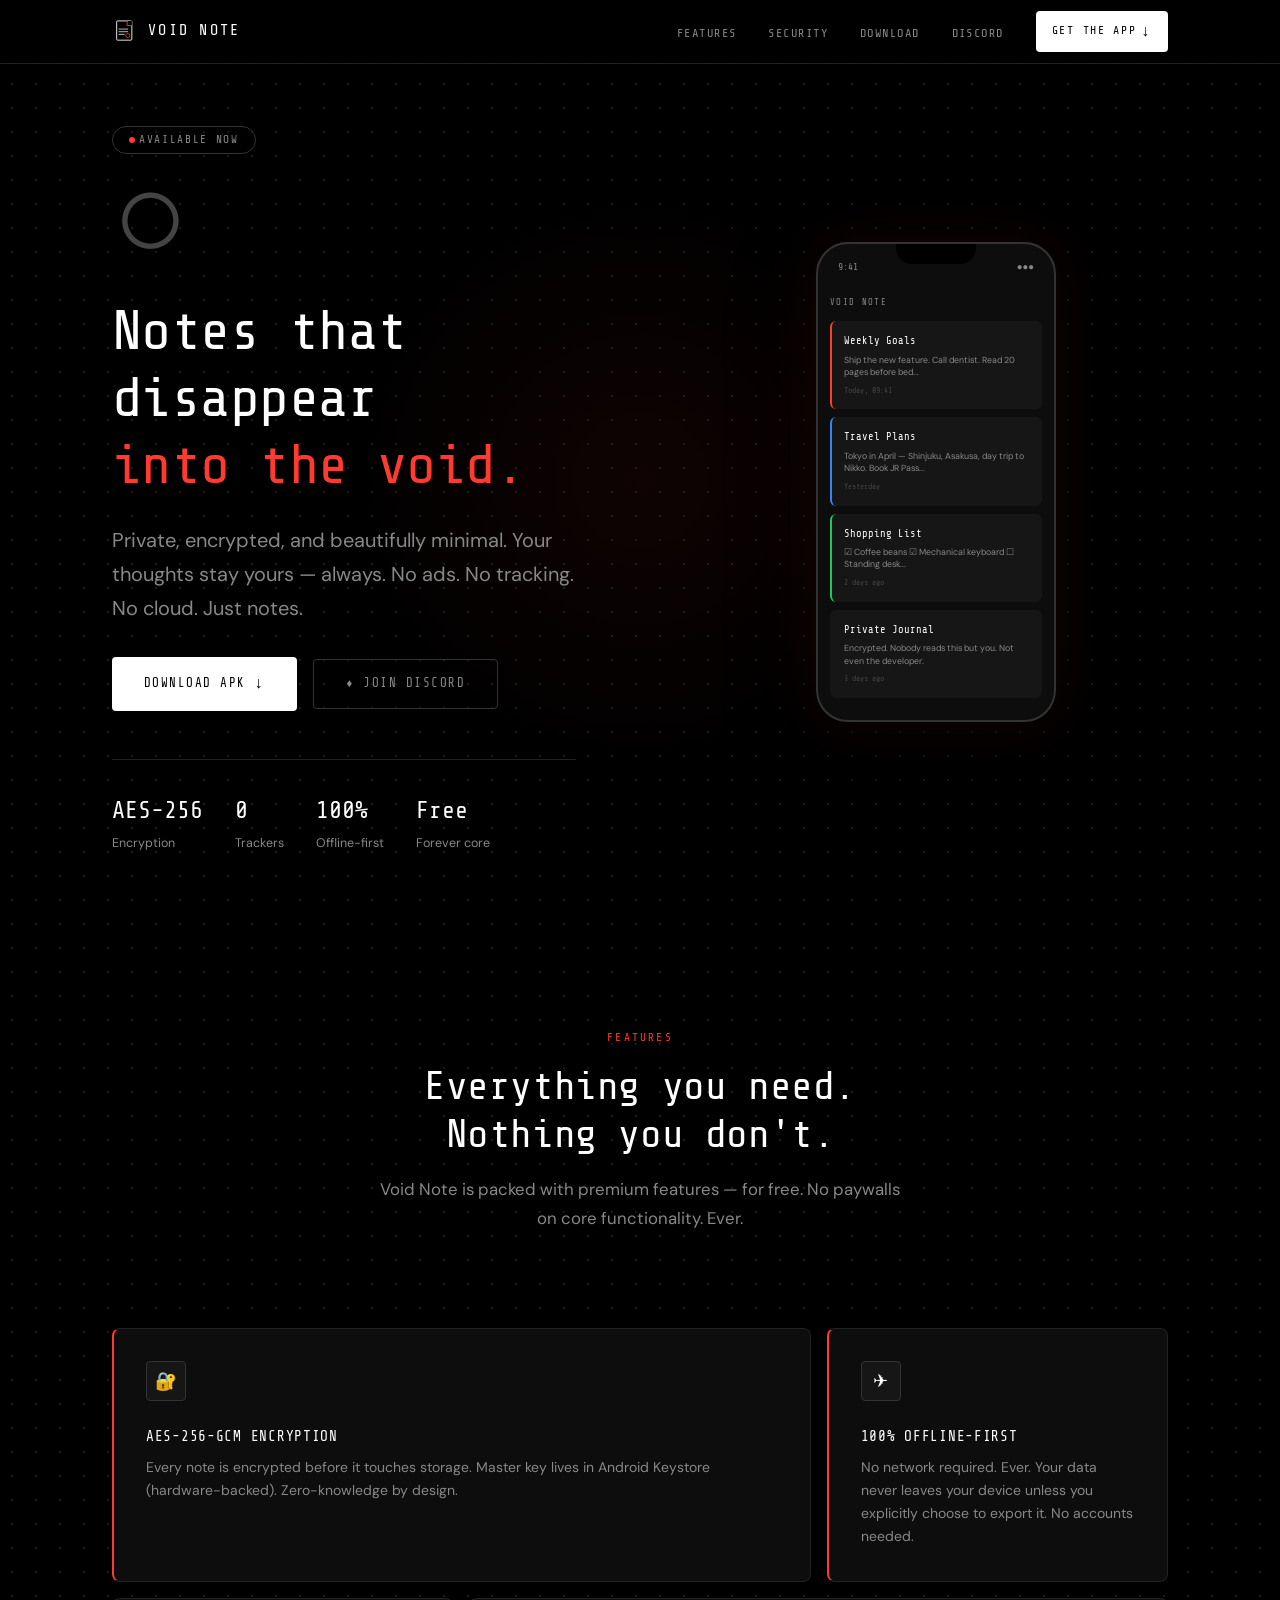
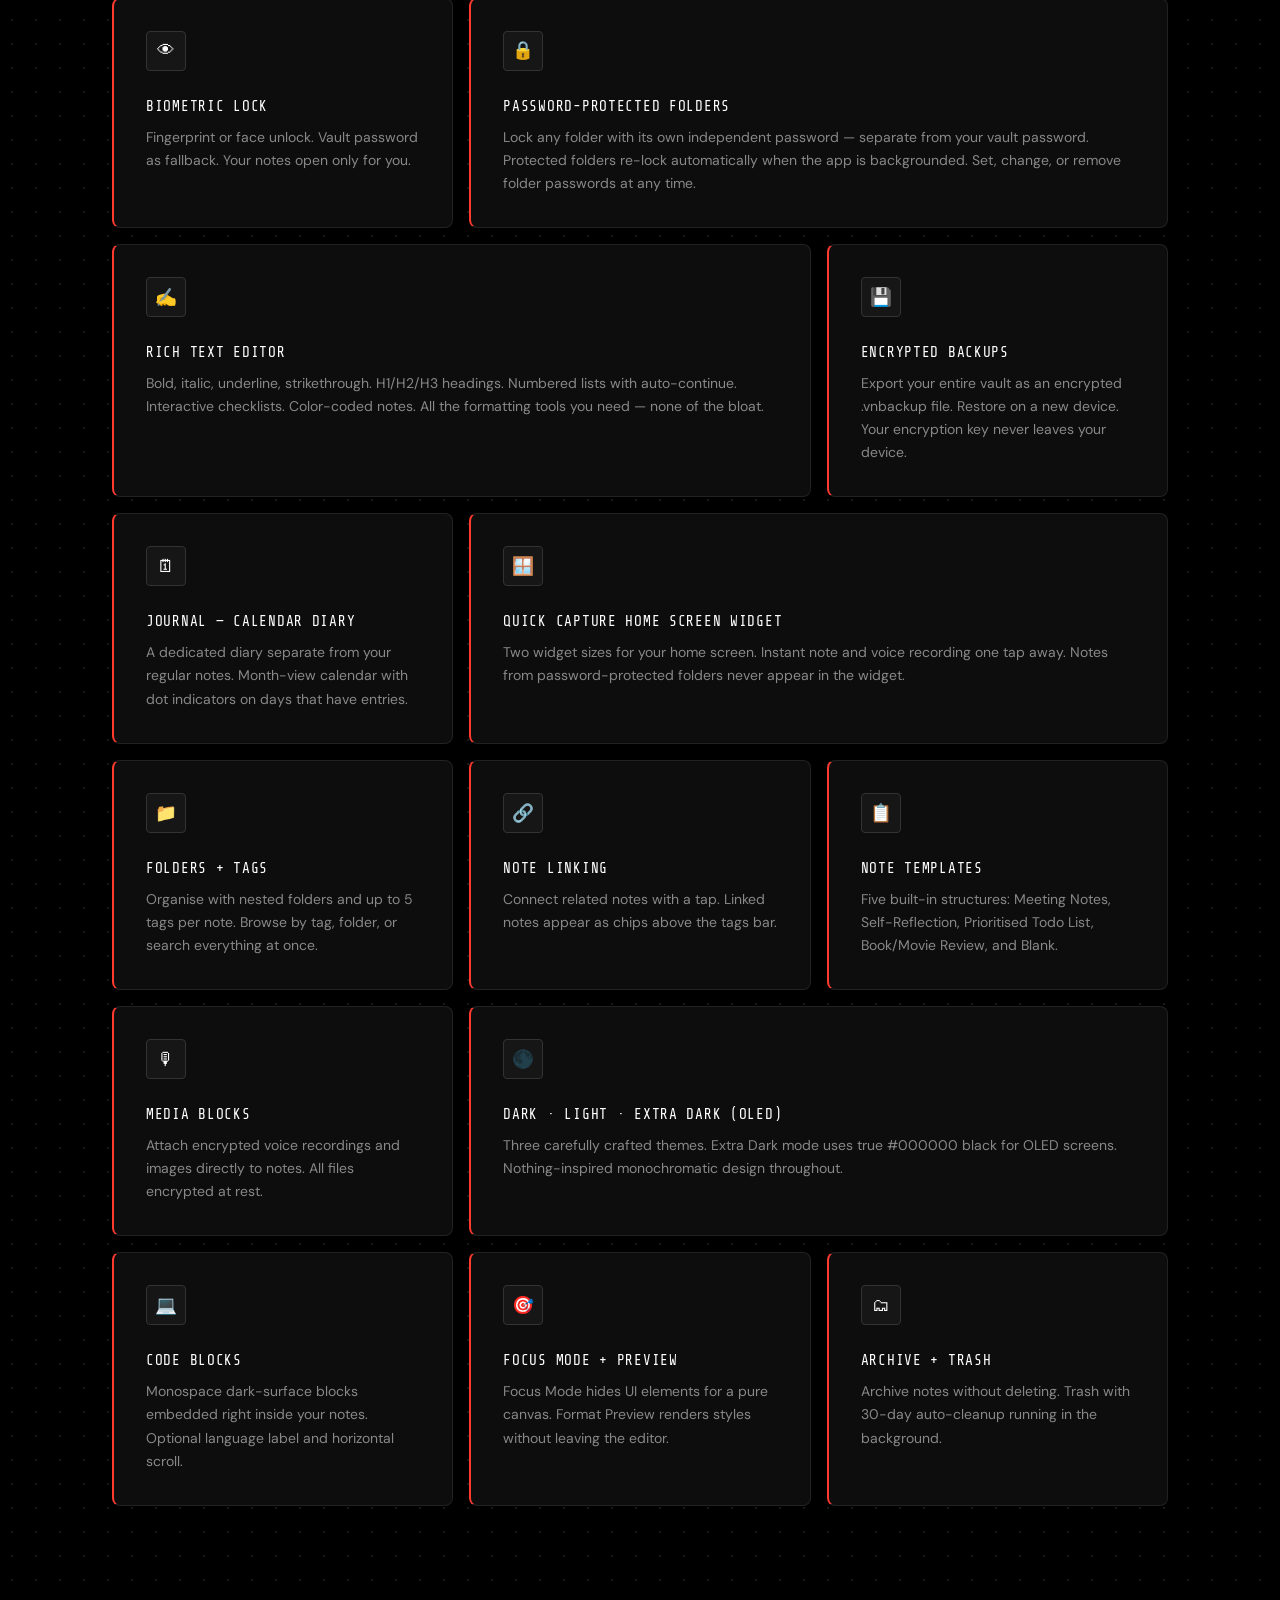
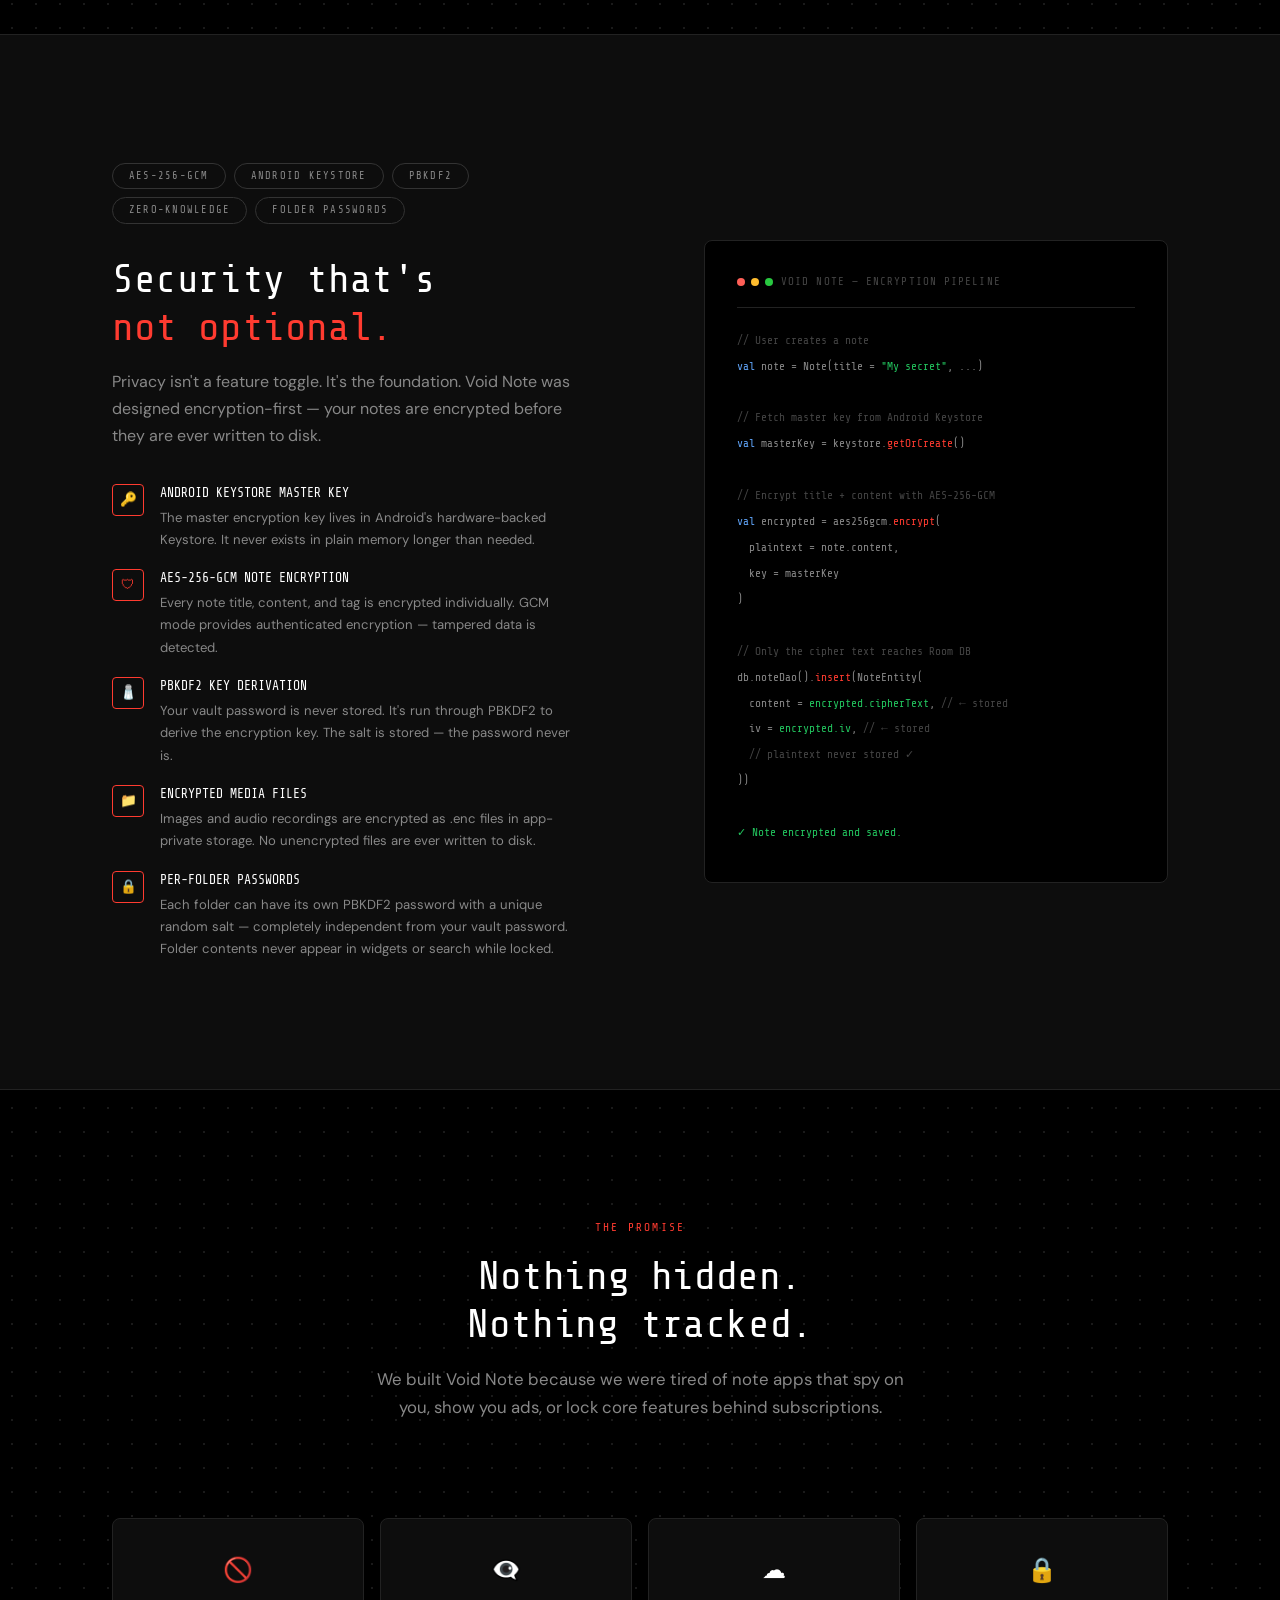
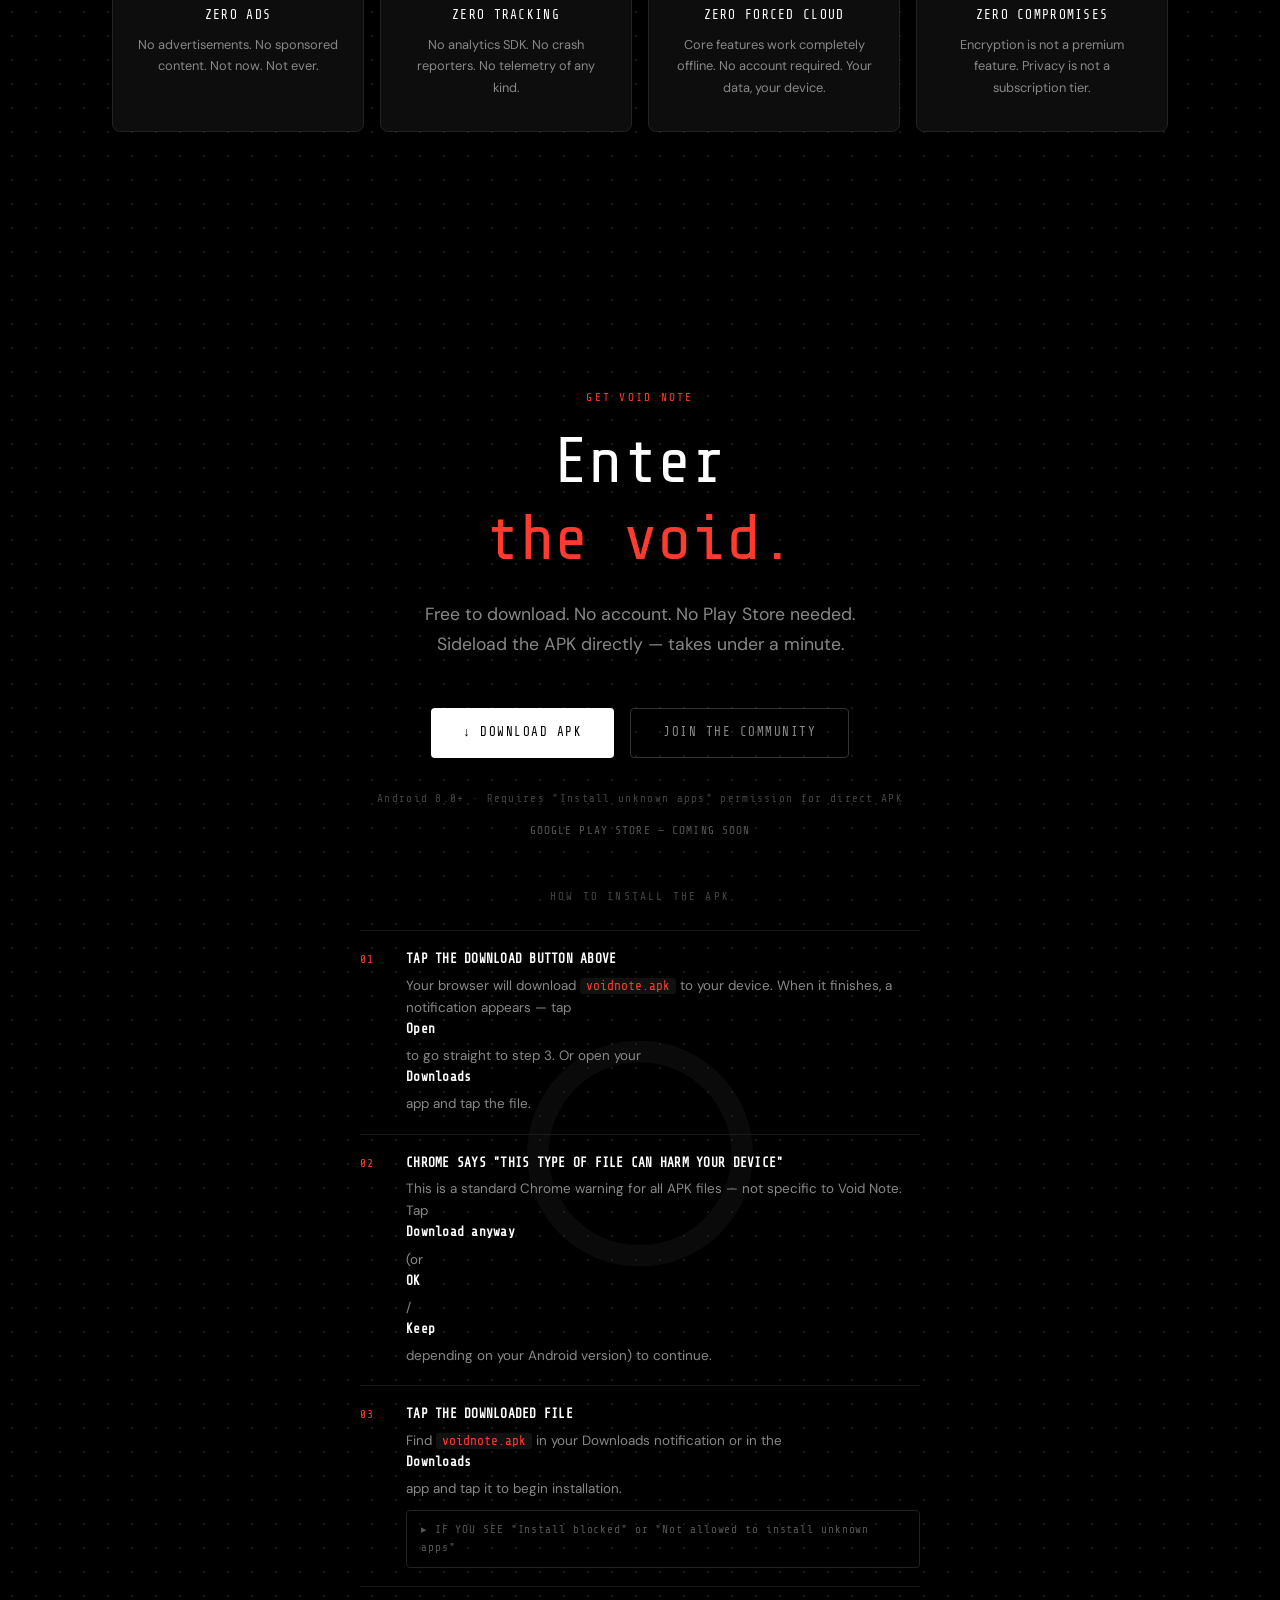
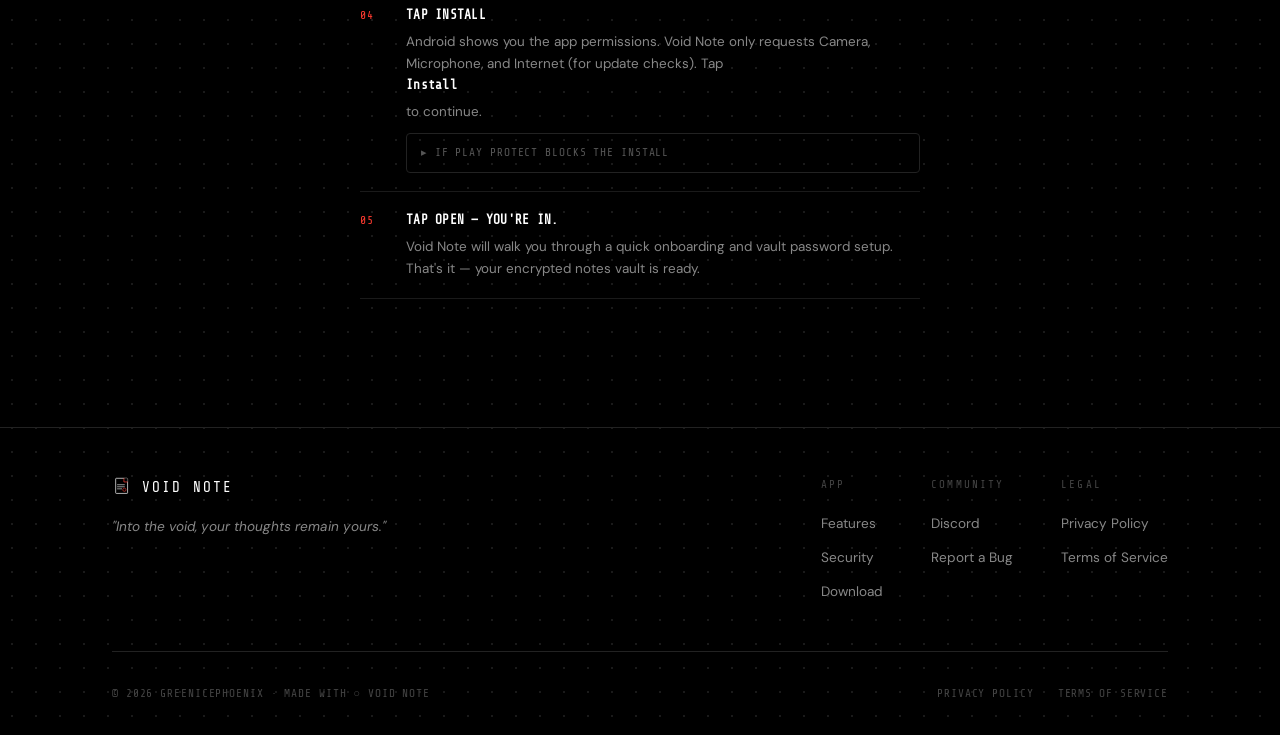
<file: docs/index.html>
<!DOCTYPE html>
<html lang="en">
<head>
  <!--
    VOID NOTE — Landing Page
    Author: GreenIcePhoenix
    Package: com.greenicephoenix.voidnote
    
    Design: Nothing-inspired — pure black, monochromatic, dot matrix headings.
    Font strategy:
      - Share Tech Mono (Google Fonts, free) → dot matrix heading aesthetic
      - DM Sans (Google Fonts, free) → clean readable body text
  -->
  <meta charset="UTF-8">
  <meta name="viewport" content="width=device-width, initial-scale=1.0">

  <!-- SEO: These are what appear in Google results -->
  <title>Void Note — Private, Encrypted Notes for Android</title>
  <meta name="description" content="Notes that disappear into the void. Secure, minimal, yours. AES-256 encrypted note-taking app with Nothing-inspired design. No ads. No tracking. Ever.">
  <meta name="keywords" content="encrypted notes, private notes, android notes app, secure notes, offline notes, void note">
  <meta name="author" content="GreenIcePhoenix">

  <!-- Open Graph: Controls how links look when shared on Twitter, WhatsApp, etc. -->
  <meta property="og:title" content="Void Note — Private, Encrypted Notes">
  <meta property="og:description" content="Notes that disappear into the void. AES-256 encrypted, zero tracking, minimal design.">
  <meta property="og:type" content="website">
  <meta property="og:url" content="https://voidnote.app">
  <!-- og:image — add a real screenshot later for better social sharing -->
  <!-- <meta property="og:image" content="https://voidnote.app/assets/og-image.png"> -->

  <!-- Theme color: sets the browser chrome color on Android -->
  <meta name="theme-color" content="#000000">

  <!-- Canonical URL: tells search engines the "official" URL to avoid duplicate content -->
  <link rel="canonical" href="https://voidnote.app">

  <!-- Fonts from Google Fonts — Share Tech Mono for dot matrix headings, DM Sans for body -->
  <link rel="preconnect" href="https://fonts.googleapis.com">
  <link rel="preconnect" href="https://fonts.gstatic.com" crossorigin>
  <link href="https://fonts.googleapis.com/css2?family=Share+Tech+Mono&family=DM+Sans:ital,opsz,wght@0,9..40,300;0,9..40,400;0,9..40,500;1,9..40,300&display=swap" rel="stylesheet">

  <!-- Our main stylesheet -->
  <link rel="stylesheet" href="style.css">

  <!-- Install guide styles — added for v1.1.0 sideload instructions -->
  <style>
    .install-guide {
      margin-top: 48px;
      text-align: left;
      max-width: 560px;
      margin-left: auto;
      margin-right: auto;
    }
    .install-guide__title {
      font-family: 'Share Tech Mono', monospace;
      font-size: 0.68rem;
      letter-spacing: 0.2em;
      color: #444;
      margin-bottom: 24px;
      text-align: center;
    }
    .install-steps {
      list-style: none;
      display: flex;
      flex-direction: column;
      gap: 0;
    }
    .install-step {
      display: flex;
      gap: 20px;
      align-items: flex-start;
      padding: 18px 0;
      border-top: 1px solid #1a1a1a;
    }
    .install-step:last-child { border-bottom: 1px solid #1a1a1a; }
    .install-step__num {
      font-family: 'Share Tech Mono', monospace;
      font-size: 0.72rem;
      color: #FF3B30;
      letter-spacing: 0.08em;
      min-width: 26px;
      padding-top: 2px;
      flex-shrink: 0;
    }
    .install-step__body { flex: 1; }
    .install-step__body strong {
      display: block;
      font-family: 'Share Tech Mono', monospace;
      font-size: 0.8rem;
      color: #fff;
      margin-bottom: 5px;
      letter-spacing: 0.02em;
    }
    .install-step__body > p {
      font-size: 0.84rem;
      color: #888;
      line-height: 1.65;
      margin: 0;
    }
    .install-step__body code {
      font-family: 'Share Tech Mono', monospace;
      color: #FF3B30;
      background: #111;
      padding: 1px 6px;
      border-radius: 3px;
      font-size: 0.8rem;
    }
    .install-detail {
      margin-top: 10px;
      border: 1px solid #222;
      border-radius: 4px;
      overflow: hidden;
    }
    .install-detail summary {
      font-family: 'Share Tech Mono', monospace;
      font-size: 0.7rem;
      color: #555;
      letter-spacing: 0.08em;
      padding: 10px 14px;
      cursor: pointer;
      user-select: none;
      list-style: none;
      transition: color 0.15s, background 0.15s;
    }
    .install-detail summary::-webkit-details-marker { display: none; }
    .install-detail summary::marker { display: none; }
    .install-detail summary:hover { color: #aaa; background: #111; }
    .install-detail__body {
      padding: 14px 16px;
      border-top: 1px solid #1a1a1a;
      font-size: 0.84rem;
      color: #888;
      line-height: 1.7;
    }
    .install-detail__body ol {
      list-style: decimal;
      padding-left: 20px;
      margin-top: 8px;
    }
    .install-detail__body li { margin-bottom: 6px; color: #888; }
    .install-detail__body strong { color: #ccc; font-weight: 600; }
    @media (max-width: 768px) {
      .install-guide { padding: 0 4px; }
      .install-step__num { min-width: 22px; }
    }
  </style>
</head>
<body>

<!-- ================================================================
     NAVIGATION
     Fixed top bar. Blurs background content behind it (glassmorphism).
     ================================================================ -->
<nav class="nav" role="navigation" aria-label="Main navigation">
  <div class="nav__inner">

    <!-- Logo: Document icon + "VOID NOTE" text -->
    <a href="/" class="nav__logo" aria-label="Void Note home">
      <svg width="28" height="28" viewBox="0 0 96 96" fill="none" xmlns="http://www.w3.org/2000/svg" aria-hidden="true">
        <rect x="16" y="10" width="52" height="66" rx="3" fill="none" stroke="#FFFFFF" stroke-width="3"/>
        <polygon points="52,10 68,10 68,26" fill="#000000"/>
        <polyline points="52,10 52,26 68,26" fill="none" stroke="#FF3B30" stroke-width="3"/>
        <line x1="24" y1="38" x2="54" y2="38" stroke="#FFFFFF" stroke-width="2.5" stroke-linecap="round"/>
        <line x1="24" y1="47" x2="54" y2="47" stroke="#FFFFFF" stroke-width="2.5" stroke-linecap="round"/>
        <line x1="24" y1="56" x2="42" y2="56" stroke="#FFFFFF" stroke-width="2.5" stroke-linecap="round"/>
        <circle cx="54" cy="60" r="7" fill="none" stroke="#FF3B30" stroke-width="2.5"/>
      </svg>
      <span class="nav__logo-text">VOID NOTE</span>
    </a>

    <!-- Desktop nav links + CTA -->
    <ul class="nav__links" id="nav-links" role="list">
      <li><a href="#features" class="nav__link">FEATURES</a></li>
      <li><a href="#security" class="nav__link">SECURITY</a></li>
      <li><a href="#download" class="nav__link">DOWNLOAD</a></li>
      <li>
        <a href="https://discord.gg/WguVY8wmzT"
           class="nav__link"
           target="_blank"
           rel="noopener noreferrer">DISCORD</a>
      </li>
      <li>
        <a href="#download" class="nav__cta">
          GET THE APP <span class="btn__arrow">↓</span>
        </a>
      </li>
    </ul>

    <!-- Hamburger button — visible on mobile only -->
    <button class="nav__hamburger"
            id="hamburger"
            aria-label="Toggle menu"
            aria-expanded="false"
            aria-controls="nav-links">
      <span></span>
      <span></span>
      <span></span>
    </button>
  </div>
</nav>


<!-- ================================================================
     HERO SECTION
     The first thing users see. Communicates the core value proposition
     in under 5 seconds: private, minimal, beautiful.
     ================================================================ -->
<section class="hero" id="home">
  <div class="hero__inner">

    <!-- Left: Text content -->
    <div class="hero__content">

      <!-- Version badge — updated dynamically by JS from version.json -->
      <div class="hero__eyebrow">
          <span class="badge">
            <span class="dot" aria-hidden="true"></span>
            <span id="hero-version-badge">LOADING...</span>
          </span>
      </div>

      <!-- Void symbol then headline -->
      <h1 class="hero__title">
        <span class="hero__void-symbol" aria-hidden="true">○</span>
        Notes that<br>disappear<br><span class="text-accent">into the void.</span>
      </h1>

      <p class="hero__tagline">
        Private, encrypted, and beautifully minimal.
        Your thoughts stay yours — always.
        No ads. No tracking. No cloud. Just notes.
      </p>

      <!-- Primary CTA + secondary Discord link -->
      <div class="hero__actions">
        <a href="#download" class="btn btn--primary">
          DOWNLOAD APK <span class="btn__arrow">↓</span>
        </a>
        <a href="https://discord.gg/WguVY8wmzT"
           class="btn btn--ghost"
           target="_blank"
           rel="noopener noreferrer">
          ♦ JOIN DISCORD
        </a>
      </div>

      <!-- Trust stats -->
      <div class="hero__stats">
        <div>
          <div class="hero__stat-value">AES-256</div>
          <div class="hero__stat-label">Encryption</div>
        </div>
        <div>
          <div class="hero__stat-value">0</div>
          <div class="hero__stat-label">Trackers</div>
        </div>
        <div>
          <div class="hero__stat-value">100%</div>
          <div class="hero__stat-label">Offline-first</div>
        </div>
        <div>
          <div class="hero__stat-value">Free</div>
          <div class="hero__stat-label">Forever core</div>
        </div>
      </div>
    </div>

    <!-- Right: CSS phone mockup — shows what the app looks like -->
    <div class="hero__visual" aria-hidden="true">
      <div class="phone-mockup">
        <div class="phone-mockup__notch"></div>
        <div class="phone-mockup__status">
          <span>9:41</span>
          <span>●●●</span>
        </div>

        <!-- Simulated note list in the phone -->
        <div class="phone-mockup__content">
          <div style="font-family: 'Share Tech Mono', monospace; font-size: 0.55rem; letter-spacing: 0.15em; color: #888; margin-bottom: 8px; padding: 4px 0;">VOID NOTE</div>

          <div class="phone-note phone-note--accent">
            <div class="phone-note__title">Weekly Goals</div>
            <div class="phone-note__preview">Ship the new feature. Call dentist. Read 20 pages before bed...</div>
            <div class="phone-note__meta">
              <span class="phone-note__time">Today, 09:41</span>
            </div>
          </div>

          <div class="phone-note phone-note--blue">
            <div class="phone-note__title">Travel Plans</div>
            <div class="phone-note__preview">Tokyo in April — Shinjuku, Asakusa, day trip to Nikko. Book JR Pass...</div>
            <div class="phone-note__meta">
              <span class="phone-note__time">Yesterday</span>
            </div>
          </div>

          <div class="phone-note phone-note--green">
            <div class="phone-note__title">Shopping List</div>
            <div class="phone-note__preview">☑ Coffee beans  ☑ Mechanical keyboard  ☐ Standing desk...</div>
            <div class="phone-note__meta">
              <span class="phone-note__time">2 days ago</span>
            </div>
          </div>

          <div class="phone-note">
            <div class="phone-note__title">Private Journal</div>
            <div class="phone-note__preview">Encrypted. Nobody reads this but you. Not even the developer.</div>
            <div class="phone-note__meta">
              <span class="phone-note__time">3 days ago</span>
            </div>
          </div>
        </div>
      </div>
    </div>

  </div>
</section>


<!-- ================================================================
     FEATURES SECTION
     A 3-column grid of feature cards covering the main app features.
     ================================================================ -->
<section class="section features" id="features">
  <div class="container">

    <div class="section__header">
      <p class="label section__label">FEATURES</p>
      <h2 class="section__title">Everything you need.<br>Nothing you don't.</h2>
      <p class="section__subtitle">
        Void Note is packed with premium features — for free.
        No paywalls on core functionality. Ever.
      </p>
    </div>

    <div class="features__grid">

      <div class="feature-card feature-card--wide feature-card--highlighted animate-in">
        <div class="feature-card__icon">🔐</div>
        <div class="feature-card__title">AES-256-GCM ENCRYPTION</div>
        <p class="feature-card__desc">
          Every note is encrypted before it touches storage.
          Master key lives in Android Keystore (hardware-backed).
          Zero-knowledge by design.
        </p>
      </div>

      <div class="feature-card feature-card--highlighted animate-in">
        <div class="feature-card__icon">✈</div>
        <div class="feature-card__title">100% OFFLINE-FIRST</div>
        <p class="feature-card__desc">
          No network required. Ever. Your data never leaves your device unless
          you explicitly choose to export it. No accounts needed.
        </p>
      </div>

      <div class="feature-card feature-card--highlighted animate-in">
        <div class="feature-card__icon">👁</div>
        <div class="feature-card__title">BIOMETRIC LOCK</div>
        <p class="feature-card__desc">
          Fingerprint or face unlock. Vault password as fallback.
          Your notes open only for you.
        </p>
      </div>

      <div class="feature-card feature-card--highlighted feature-card--wide animate-in">
        <div class="feature-card__icon">🔒</div>
        <div class="feature-card__title">PASSWORD-PROTECTED FOLDERS</div>
        <p class="feature-card__desc">
          Lock any folder with its own independent password — separate from your vault password.
          Protected folders re-lock automatically when the app is backgrounded.
          Set, change, or remove folder passwords at any time.
        </p>
      </div>

      <div class="feature-card feature-card--highlighted feature-card--wide animate-in">
        <div class="feature-card__icon">✍</div>
        <div class="feature-card__title">RICH TEXT EDITOR</div>
        <p class="feature-card__desc">
          Bold, italic, underline, strikethrough. H1/H2/H3 headings.
          Numbered lists with auto-continue. Interactive checklists.
          Color-coded notes. All the formatting tools you need — none of the bloat.
        </p>
      </div>

      <div class="feature-card feature-card--highlighted animate-in">
        <div class="feature-card__icon">💾</div>
        <div class="feature-card__title">ENCRYPTED BACKUPS</div>
        <p class="feature-card__desc">
          Export your entire vault as an encrypted .vnbackup file.
          Restore on a new device. Your encryption key never leaves your device.
        </p>
      </div>

      <div class="feature-card feature-card--highlighted animate-in">
        <div class="feature-card__icon">🗓</div>
        <div class="feature-card__title">JOURNAL — CALENDAR DIARY</div>
        <p class="feature-card__desc">
          A dedicated diary separate from your regular notes.
          Month-view calendar with dot indicators on days that have entries.
        </p>
      </div>

      <div class="feature-card feature-card--highlighted feature-card--wide animate-in">
        <div class="feature-card__icon">🪟</div>
        <div class="feature-card__title">QUICK CAPTURE HOME SCREEN WIDGET</div>
        <p class="feature-card__desc">
          Two widget sizes for your home screen. Instant note and voice recording
          one tap away. Notes from password-protected folders never appear in the widget.
        </p>
      </div>

      <div class="feature-card feature-card--highlighted animate-in">
        <div class="feature-card__icon">📁</div>
        <div class="feature-card__title">FOLDERS + TAGS</div>
        <p class="feature-card__desc">
          Organise with nested folders and up to 5 tags per note.
          Browse by tag, folder, or search everything at once.
        </p>
      </div>

      <div class="feature-card feature-card--highlighted animate-in">
        <div class="feature-card__icon">🔗</div>
        <div class="feature-card__title">NOTE LINKING</div>
        <p class="feature-card__desc">
          Connect related notes with a tap.
          Linked notes appear as chips above the tags bar.
        </p>
      </div>

      <div class="feature-card feature-card--highlighted animate-in">
        <div class="feature-card__icon">📋</div>
        <div class="feature-card__title">NOTE TEMPLATES</div>
        <p class="feature-card__desc">
          Five built-in structures: Meeting Notes, Self-Reflection,
          Prioritised Todo List, Book/Movie Review, and Blank.
        </p>
      </div>

      <div class="feature-card feature-card--highlighted animate-in">
        <div class="feature-card__icon">🎙</div>
        <div class="feature-card__title">MEDIA BLOCKS</div>
        <p class="feature-card__desc">
          Attach encrypted voice recordings and images directly to notes.
          All files encrypted at rest.
        </p>
      </div>

      <div class="feature-card feature-card--highlighted feature-card--wide animate-in">
        <div class="feature-card__icon">🌑</div>
        <div class="feature-card__title">DARK · LIGHT · EXTRA DARK (OLED)</div>
        <p class="feature-card__desc">
          Three carefully crafted themes. Extra Dark mode uses true #000000 black for OLED screens.
          Nothing-inspired monochromatic design throughout.
        </p>
      </div>

      <div class="feature-card feature-card--highlighted animate-in">
        <div class="feature-card__icon">💻</div>
        <div class="feature-card__title">CODE BLOCKS</div>
        <p class="feature-card__desc">
          Monospace dark-surface blocks embedded right inside your notes.
          Optional language label and horizontal scroll.
        </p>
      </div>

      <div class="feature-card feature-card--highlighted animate-in">
        <div class="feature-card__icon">🎯</div>
        <div class="feature-card__title">FOCUS MODE + PREVIEW</div>
        <p class="feature-card__desc">
          Focus Mode hides UI elements for a pure canvas.
          Format Preview renders styles without leaving the editor.
        </p>
      </div>

      <div class="feature-card feature-card--highlighted animate-in">
        <div class="feature-card__icon">🗂</div>
        <div class="feature-card__title">ARCHIVE + TRASH</div>
        <p class="feature-card__desc">
          Archive notes without deleting. Trash with 30-day auto-cleanup
          running in the background.
        </p>
      </div>

    </div>
  </div>
</section>


<!-- ================================================================
     SECURITY SECTION
     Deep dive on the encryption architecture. Builds developer trust.
     ================================================================ -->
<section class="section security" id="security">
  <div class="container">
    <div class="security__inner">

      <!-- Left: Text -->
      <div>
        <div class="security__badge-row">
          <span class="security__badge">AES-256-GCM</span>
          <span class="security__badge">ANDROID KEYSTORE</span>
          <span class="security__badge">PBKDF2</span>
          <span class="security__badge">ZERO-KNOWLEDGE</span>
          <span class="security__badge">FOLDER PASSWORDS</span>
        </div>

        <h2 class="security__title">
          Security that's<br><span class="text-accent">not optional.</span>
        </h2>

        <p class="security__desc">
          Privacy isn't a feature toggle. It's the foundation.
          Void Note was designed encryption-first — your notes are
          encrypted before they are ever written to disk.
        </p>

        <div class="security__specs">
          <div class="security__spec">
            <div class="security__spec-icon">🔑</div>
            <div>
              <div class="security__spec-title">ANDROID KEYSTORE MASTER KEY</div>
              <p class="security__spec-desc">
                The master encryption key lives in Android's hardware-backed Keystore.
                It never exists in plain memory longer than needed.
              </p>
            </div>
          </div>

          <div class="security__spec">
            <div class="security__spec-icon">🛡</div>
            <div>
              <div class="security__spec-title">AES-256-GCM NOTE ENCRYPTION</div>
              <p class="security__spec-desc">
                Every note title, content, and tag is encrypted individually.
                GCM mode provides authenticated encryption — tampered data is detected.
              </p>
            </div>
          </div>

          <div class="security__spec">
            <div class="security__spec-icon">🧂</div>
            <div>
              <div class="security__spec-title">PBKDF2 KEY DERIVATION</div>
              <p class="security__spec-desc">
                Your vault password is never stored. It's run through PBKDF2
                to derive the encryption key. The salt is stored — the password never is.
              </p>
            </div>
          </div>

          <div class="security__spec">
            <div class="security__spec-icon">📁</div>
            <div>
              <div class="security__spec-title">ENCRYPTED MEDIA FILES</div>
              <p class="security__spec-desc">
                Images and audio recordings are encrypted as .enc files
                in app-private storage. No unencrypted files are ever written to disk.
              </p>
            </div>
          </div>

          <div class="security__spec">
            <div class="security__spec-icon">🔒</div>
            <div>
              <div class="security__spec-title">PER-FOLDER PASSWORDS</div>
              <p class="security__spec-desc">
                Each folder can have its own PBKDF2 password with a unique random salt —
                completely independent from your vault password.
                Folder contents never appear in widgets or search while locked.
              </p>
            </div>
          </div>
        </div>
      </div>

      <!-- Right: Terminal visualization of encryption process -->
      <div class="security__visual" aria-label="Encryption process visualization" role="img">
        <div class="terminal__header">
          <div class="terminal__dots" aria-hidden="true">
            <div class="terminal__dot terminal__dot--red"></div>
            <div class="terminal__dot terminal__dot--yellow"></div>
            <div class="terminal__dot terminal__dot--green"></div>
          </div>
          <span class="terminal__title">VOID NOTE — ENCRYPTION PIPELINE</span>
        </div>

        <div class="terminal__line">
          <span class="t-dim">// User creates a note</span>
        </div>
        <div class="terminal__line">
          <span class="t-blue">val</span> note = Note(title = <span class="t-green">"My secret"</span>, ...)
        </div>
        <div class="terminal__line">&nbsp;</div>
        <div class="terminal__line">
          <span class="t-dim">// Fetch master key from Android Keystore</span>
        </div>
        <div class="terminal__line">
          <span class="t-blue">val</span> masterKey = keystore.<span class="t-accent">getOrCreate</span>()
        </div>
        <div class="terminal__line">&nbsp;</div>
        <div class="terminal__line">
          <span class="t-dim">// Encrypt title + content with AES-256-GCM</span>
        </div>
        <div class="terminal__line">
          <span class="t-blue">val</span> encrypted = aes256gcm.<span class="t-accent">encrypt</span>(
        </div>
        <div class="terminal__line">
          &nbsp;&nbsp;plaintext = note.content,
        </div>
        <div class="terminal__line">
          &nbsp;&nbsp;key = masterKey
        </div>
        <div class="terminal__line">)</div>
        <div class="terminal__line">&nbsp;</div>
        <div class="terminal__line">
          <span class="t-dim">// Only the cipher text reaches Room DB</span>
        </div>
        <div class="terminal__line">
          db.noteDao().<span class="t-accent">insert</span>(NoteEntity(
        </div>
        <div class="terminal__line">
          &nbsp;&nbsp;content = <span class="t-green">encrypted.cipherText</span>, <span class="t-dim">// ← stored</span>
        </div>
        <div class="terminal__line">
          &nbsp;&nbsp;iv = <span class="t-green">encrypted.iv</span>,      <span class="t-dim">// ← stored</span>
        </div>
        <div class="terminal__line">
          &nbsp;&nbsp;<span class="t-dim">// plaintext never stored ✓</span>
        </div>
        <div class="terminal__line">))</div>
        <div class="terminal__line">&nbsp;</div>
        <div class="terminal__line">
          <span class="t-green">✓ Note encrypted and saved.</span>
        </div>
      </div>

    </div>
  </div>
</section>


<!-- ================================================================
     PROMISE SECTION
     "Zero" promises — no ads, no tracking, no cloud, no compromise.
     The highest-converting section for privacy-conscious users.
     ================================================================ -->
<section class="section promise" id="promise">
  <div class="container">
    <div class="section__header">
      <p class="label section__label">THE PROMISE</p>
      <h2 class="section__title">Nothing hidden.<br>Nothing tracked.</h2>
      <p class="section__subtitle">
        We built Void Note because we were tired of note apps
        that spy on you, show you ads, or lock core features behind subscriptions.
      </p>
    </div>

    <div class="promise__grid">
      <div class="promise__item animate-in">
        <div class="promise__icon" aria-hidden="true">🚫</div>
        <div class="promise__title">ZERO ADS</div>
        <p class="promise__desc">No advertisements. No sponsored content. Not now. Not ever.</p>
      </div>

      <div class="promise__item animate-in">
        <div class="promise__icon" aria-hidden="true">👁‍🗨</div>
        <div class="promise__title">ZERO TRACKING</div>
        <p class="promise__desc">No analytics SDK. No crash reporters. No telemetry of any kind.</p>
      </div>

      <div class="promise__item animate-in">
        <div class="promise__icon" aria-hidden="true">☁</div>
        <div class="promise__title">ZERO FORCED CLOUD</div>
        <p class="promise__desc">Core features work completely offline. No account required. Your data, your device.</p>
      </div>

      <div class="promise__item animate-in">
        <div class="promise__icon" aria-hidden="true">🔒</div>
        <div class="promise__title">ZERO COMPROMISES</div>
        <p class="promise__desc">Encryption is not a premium feature. Privacy is not a subscription tier.</p>
      </div>
    </div>
  </div>
</section>


<!-- ================================================================
     DOWNLOAD / CTA SECTION
     The primary conversion point of the page.
     ================================================================ -->
<section class="section download" id="download">
  <div class="container">
    <div class="download__inner">

      <p class="label" style="margin-bottom: 16px;">GET VOID NOTE</p>

      <h2 class="download__title">
        Enter<br><span class="text-accent">the void.</span>
      </h2>

      <p class="download__subtitle">
        Free to download. No account. No Play Store needed.
        Sideload the APK directly — takes under a minute.
      </p>

      <div class="download__actions">
        <!-- Primary: direct APK download — href and label updated dynamically by JS -->
        <a id="download-btn"
           href="https://voidnote.pages.dev/voidnote.apk"
           class="btn btn--primary">
          ↓ DOWNLOAD APK
        </a>

        <!-- Secondary: community Discord -->
        <a href="https://discord.gg/WguVY8wmzT"
           class="btn btn--ghost"
           target="_blank"
           rel="noopener noreferrer">
          JOIN THE COMMUNITY
        </a>
      </div>

      <!-- Installation note — updated dynamically by JS with live version -->
      <p class="download__note" id="download-version-note">
        Android 8.0+ · Free · No account required
      </p>

      <!-- Play Store coming soon notice -->
      <p style="margin-top: 12px; font-family: 'Share Tech Mono', monospace; font-size: 0.7rem; letter-spacing: 0.1em; color: #555;">
        GOOGLE PLAY STORE — COMING SOON
      </p>

      <!-- ── Step-by-step sideload guide ──────────────────────────── -->
      <div class="install-guide">
        <p class="install-guide__title">HOW TO INSTALL THE APK</p>

        <ol class="install-steps">

          <li class="install-step">
            <span class="install-step__num">01</span>
            <div class="install-step__body">
              <strong>TAP THE DOWNLOAD BUTTON ABOVE</strong>
              <p>Your browser will download <code>voidnote.apk</code> to your device.
                When it finishes, a notification appears — tap <strong>Open</strong> to go straight to step 3.
                Or open your <strong>Downloads</strong> app and tap the file.</p>
            </div>
          </li>

          <li class="install-step">
            <span class="install-step__num">02</span>
            <div class="install-step__body">
              <strong>CHROME SAYS "THIS TYPE OF FILE CAN HARM YOUR DEVICE"</strong>
              <p>This is a standard Chrome warning for all APK files — not specific to Void Note.
                Tap <strong>Download anyway</strong> (or <strong>OK</strong> / <strong>Keep</strong> depending on your Android version) to continue.</p>
            </div>
          </li>

          <li class="install-step">
            <span class="install-step__num">03</span>
            <div class="install-step__body">
              <strong>TAP THE DOWNLOADED FILE</strong>
              <p>Find <code>voidnote.apk</code> in your Downloads notification or in the <strong>Downloads</strong> app and tap it to begin installation.</p>

              <!-- Unknown sources blocked -->
              <details class="install-detail">
                <summary>▸ IF YOU SEE "Install blocked" or "Not allowed to install unknown apps"</summary>
                <div class="install-detail__body">
                  Android blocks apps from outside the Play Store by default. Here's how to allow it:
                  <ol>
                    <li>Tap <strong>Settings</strong> in the prompt that appears.</li>
                    <li>You'll land on <strong>Install unknown apps</strong> for your browser (e.g. Chrome or Files).</li>
                    <li>Toggle <strong>Allow from this source</strong> ON.</li>
                    <li>Press <strong>Back</strong> — the installer will resume automatically, or tap the APK again.</li>
                  </ol>
                  <strong>Note:</strong> You can turn this permission back off after installing if you prefer.
                  On some Samsung devices look for <strong>Install unknown apps</strong> under Settings → Apps → Special access.
                </div>
              </details>
            </div>
          </li>

          <li class="install-step">
            <span class="install-step__num">04</span>
            <div class="install-step__body">
              <strong>TAP INSTALL</strong>
              <p>Android shows you the app permissions. Void Note only requests Camera, Microphone, and Internet (for update checks). Tap <strong>Install</strong> to continue.</p>

              <!-- Play Protect blocked -->
              <details class="install-detail">
                <summary>▸ IF PLAY PROTECT BLOCKS THE INSTALL</summary>
                <div class="install-detail__body">
                  Google Play Protect may flag apps not yet in the Play Store. Void Note is safe — to proceed:
                  <ol>
                    <li>Tap <strong>More details</strong> (or the small arrow) on the Play Protect screen.</li>
                    <li>Tap <strong>Install anyway</strong>.</li>
                    <li>If asked to send the app to Google for review, tap <strong>Don't send</strong>.</li>
                  </ol>
                  Play Protect will stop flagging the app once it's on the Play Store.
                </div>
              </details>
            </div>
          </li>

          <li class="install-step">
            <span class="install-step__num">05</span>
            <div class="install-step__body">
              <strong>TAP OPEN — YOU'RE IN.</strong>
              <p>Void Note will walk you through a quick onboarding and vault password setup. That's it — your encrypted notes vault is ready.</p>
            </div>
          </li>

        </ol>
      </div>
      <!-- ── end sideload guide ──────────────────────────────────── -->

    </div>
  </div>
</section>


<!-- ================================================================
     FOOTER
     Links, legal, attribution.
     ================================================================ -->
<footer class="footer" role="contentinfo">
  <div class="container">
    <div class="footer__inner">

      <!-- Brand -->
      <div class="footer__brand">
        <div class="footer__logo">
          <svg width="22" height="22" viewBox="0 0 96 96" fill="none" xmlns="http://www.w3.org/2000/svg" aria-hidden="true">
            <rect x="16" y="10" width="52" height="66" rx="3" fill="none" stroke="#FFFFFF" stroke-width="3"/>
            <polygon points="52,10 68,10 68,26" fill="#000000"/>
            <polyline points="52,10 52,26 68,26" fill="none" stroke="#FF3B30" stroke-width="3"/>
            <line x1="24" y1="38" x2="54" y2="38" stroke="#FFFFFF" stroke-width="2.5" stroke-linecap="round"/>
            <line x1="24" y1="47" x2="54" y2="47" stroke="#FFFFFF" stroke-width="2.5" stroke-linecap="round"/>
            <line x1="24" y1="56" x2="42" y2="56" stroke="#FFFFFF" stroke-width="2.5" stroke-linecap="round"/>
            <circle cx="54" cy="60" r="7" fill="none" stroke="#FF3B30" stroke-width="2.5"/>
          </svg>
          <span class="footer__logo-text">VOID NOTE</span>
        </div>
        <p class="footer__tagline">"Into the void, your thoughts remain yours."</p>
      </div>

      <!-- Link columns -->
      <div class="footer__links">

        <div>
          <p class="footer__col-title">APP</p>
          <ul class="footer__col-links" role="list">
            <li><a href="#features" class="footer__col-link">Features</a></li>
            <li><a href="#security" class="footer__col-link">Security</a></li>
            <li><a href="#download" class="footer__col-link">Download</a></li>
          </ul>
        </div>

        <div>
          <p class="footer__col-title">COMMUNITY</p>
          <ul class="footer__col-links" role="list">
            <li>
              <a href="https://discord.gg/WguVY8wmzT"
                 class="footer__col-link"
                 target="_blank"
                 rel="noopener noreferrer">Discord</a>
            </li>
            <li>
              <a href="https://github.com/NRoy9/VoidNote/issues"
                 class="footer__col-link"
                 target="_blank"
                 rel="noopener noreferrer">Report a Bug</a>
            </li>
          </ul>
        </div>

        <div>
          <p class="footer__col-title">LEGAL</p>
          <ul class="footer__col-links" role="list">
            <li><a href="privacy-policy.html" class="footer__col-link">Privacy Policy</a></li>
            <li><a href="terms-of-service.html" class="footer__col-link">Terms of Service</a></li>
          </ul>
        </div>
      </div>
    </div>

    <!-- Bottom bar: copyright + legal links -->
    <div class="footer__bottom">
      <p class="footer__copy">
        © 2026 GREENICEPHOENIX · MADE WITH ○ VOID NOTE
      </p>
      <nav class="footer__legal" aria-label="Legal navigation">
        <a href="privacy-policy.html" class="footer__legal-link">PRIVACY POLICY</a>
        <a href="terms-of-service.html" class="footer__legal-link">TERMS OF SERVICE</a>
      </nav>
    </div>
  </div>
</footer>


<!-- ================================================================
     JAVASCRIPT
     1. GitHub release fetcher — populates version badge, download URL,
        and version note dynamically from the latest GitHub release.
     2. Mobile nav hamburger toggle
     3. Scroll animation (Intersection Observer — no library needed)
     ================================================================ -->
<script>
  // ── 1. VERSION.JSON FETCHER ───────────────────────────────────────────────
  //
  // Fetches version.json hosted on Cloudflare Pages to get the latest version
  // number and APK download URL. No GitHub API needed — no auth, no rate limits.
  //
  // version.json format:
  //   { "version": "1.1.0", "apkUrl": "https://voidnote.pages.dev/voidnote.apk" }
  //
  // FALLBACK: if the fetch fails (offline, CDN issue), the button already
  // points directly to the APK and the badge shows a sensible static label.

  (async function fetchVersionJson() {
    const VERSION_URL   = 'https://voidnote.pages.dev/version.json';
    const FALLBACK_URL  = 'https://voidnote.pages.dev/voidnote.apk';

    const badgeEl      = document.getElementById('hero-version-badge');
    const downloadBtn  = document.getElementById('download-btn');
    const versionNote  = document.getElementById('download-version-note');

    try {
      const res = await fetch(VERSION_URL, {
        headers: { 'Cache-Control': 'no-cache' }
      });

      if (!res.ok) throw new Error(`version.json fetch: ${res.status}`);

      const data    = await res.json();
      const version = (data.version || '').trim();
      const apkUrl  = (data.apkUrl  || '').trim() || FALLBACK_URL;

      // Update hero badge
      if (badgeEl && version) {
        badgeEl.textContent = `V${version.toUpperCase()} — AVAILABLE NOW`;
      }

      // Update download button
      if (downloadBtn && apkUrl) {
        downloadBtn.href        = apkUrl;
        downloadBtn.textContent = version
          ? `↓ DOWNLOAD APK  v${version}`
          : '↓ DOWNLOAD APK';
        // Direct download — remove blank-tab attributes
        downloadBtn.removeAttribute('target');
        downloadBtn.removeAttribute('rel');
      }

      // Update version note below the button
      if (versionNote && version) {
        versionNote.textContent =
          `v${version} · Android 8.0+ · Requires "Install unknown apps" permission for direct APK`;
      }

    } catch (err) {
      // Silent fallback — button already points to APK by default.
      console.warn('Version fetch failed (non-critical):', err.message);
      if (badgeEl) badgeEl.textContent = 'AVAILABLE NOW';
      if (versionNote) {
        versionNote.textContent =
          'Android 8.0+ · Requires "Install unknown apps" permission for direct APK';
      }
    }
  })();


  // ── 2. MOBILE NAV HAMBURGER ────────────────────────────────────────
  const hamburger = document.getElementById('hamburger');
  const navLinks  = document.getElementById('nav-links');

  hamburger.addEventListener('click', () => {
    const isOpen = navLinks.classList.toggle('open');
    hamburger.setAttribute('aria-expanded', isOpen.toString());
  });

  navLinks.querySelectorAll('.nav__link').forEach(link => {
    link.addEventListener('click', () => {
      navLinks.classList.remove('open');
      hamburger.setAttribute('aria-expanded', 'false');
    });
  });


  // ── 3. SCROLL ANIMATIONS (Intersection Observer) ──────────────────
  const observer = new IntersectionObserver(
    (entries) => {
      entries.forEach((entry, index) => {
        if (entry.isIntersecting) {
          setTimeout(() => {
            entry.target.classList.add('visible');
          }, index * 80);
          observer.unobserve(entry.target);
        }
      });
    },
    {
      threshold: 0.1,
      rootMargin: '0px 0px -40px 0px'
    }
  );

  document.querySelectorAll('.animate-in').forEach(el => observer.observe(el));
</script>

</body>
</html>
</file>
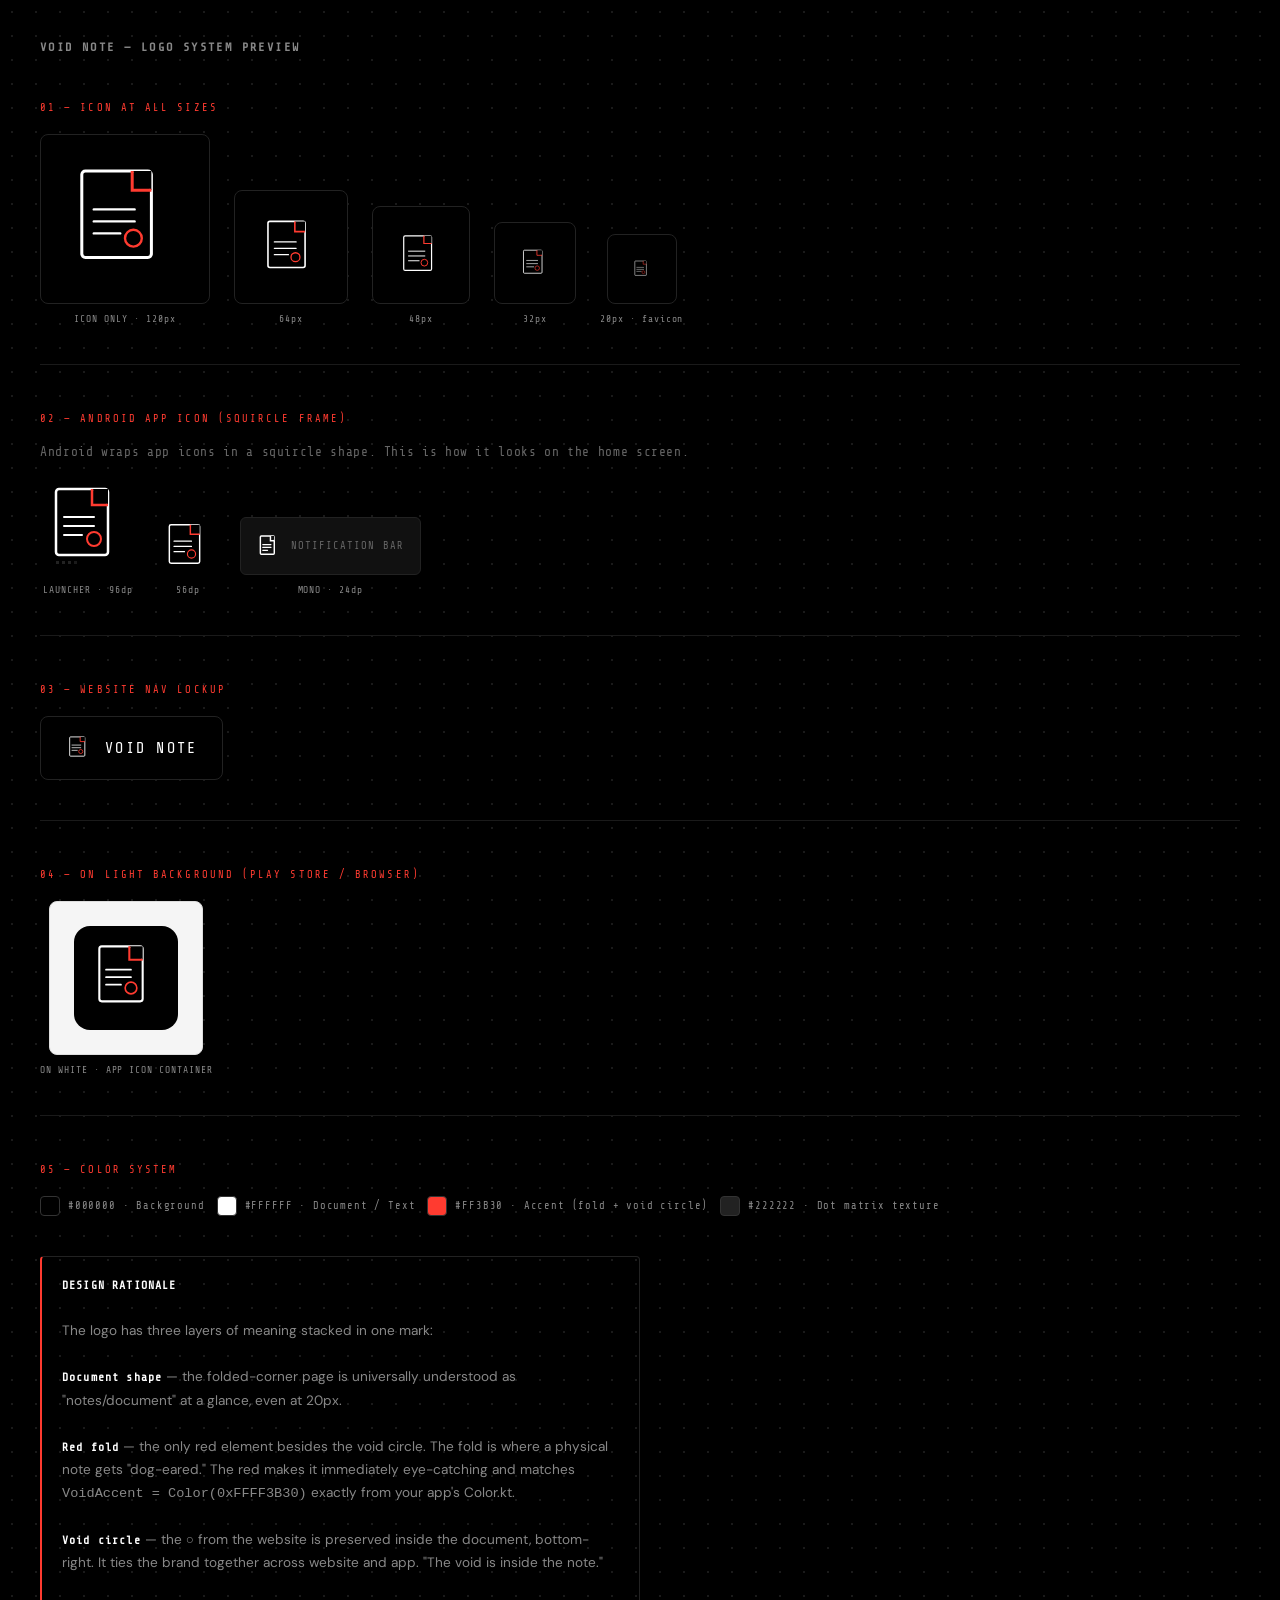
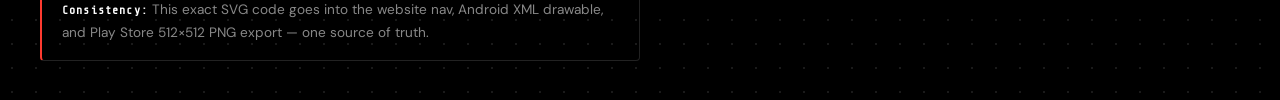
<file: docs/logo-preview.html>
<!DOCTYPE html>
<html lang="en">
<head>
  <meta charset="UTF-8">
  <meta name="viewport" content="width=device-width, initial-scale=1.0">
  <title>Void Note — Logo Preview</title>
  <link rel="preconnect" href="https://fonts.googleapis.com">
  <link rel="preconnect" href="https://fonts.gstatic.com" crossorigin>
  <link href="https://fonts.googleapis.com/css2?family=Share+Tech+Mono&family=DM+Sans:opsz,wght@9..40,400;9..40,500&display=swap" rel="stylesheet">
  <style>
    :root {
      --black:   #000000;
      --surface: #0D0D0D;
      --border:  #222222;
      --white:   #FFFFFF;
      --muted:   #888888;
      --accent:  #FF3B30;
      --font-mono: 'Share Tech Mono', monospace;
      --font-body: 'DM Sans', sans-serif;
    }

    * { box-sizing: border-box; margin: 0; padding: 0; }

    body {
      background: #0D0D0D;
      color: #fff;
      font-family: var(--font-body);
      padding: 40px;
      /* Dot grid background — matches the website */
      background-image: radial-gradient(circle, #1a1a1a 1px, transparent 1px);
      background-size: 24px 24px;
      background-color: #000;
    }

    h1 {
      font-family: var(--font-mono);
      font-size: 0.75rem;
      letter-spacing: 0.2em;
      color: var(--muted);
      margin-bottom: 40px;
    }

    .section-label {
      font-family: var(--font-mono);
      font-size: 0.65rem;
      letter-spacing: 0.2em;
      color: var(--accent);
      text-transform: uppercase;
      margin-bottom: 20px;
      margin-top: 48px;
    }

    /* ── LOGO SHOWCASE GRID ─────────────────────────── */
    .showcase {
      display: flex;
      gap: 24px;
      align-items: flex-end;
      flex-wrap: wrap;
      margin-bottom: 8px;
    }

    .showcase-item {
      display: flex;
      flex-direction: column;
      align-items: center;
      gap: 10px;
    }

    .showcase-label {
      font-family: var(--font-mono);
      font-size: 0.6rem;
      letter-spacing: 0.1em;
      color: var(--muted);
    }

    /* ── DARK BACKGROUND SWATCH ─────────────────────── */
    .swatch-dark {
      background: #000;
      padding: 24px;
      border: 1px solid #222;
      border-radius: 8px;
      display: flex;
      align-items: center;
      justify-content: center;
    }

    .swatch-light {
      background: #F5F5F5;
      padding: 24px;
      border: 1px solid #ddd;
      border-radius: 8px;
      display: flex;
      align-items: center;
      justify-content: center;
    }

    /* ── NAV CONTEXT PREVIEW ────────────────────────── */
    .nav-preview {
      background: rgba(0,0,0,0.85);
      border: 1px solid #222;
      border-radius: 8px;
      padding: 0 24px;
      height: 64px;
      display: flex;
      align-items: center;
      gap: 12px;
      width: fit-content;
      backdrop-filter: blur(12px);
    }

    .nav-preview__text {
      font-family: var(--font-mono);
      font-size: 0.95rem;
      letter-spacing: 0.15em;
      color: #fff;
    }

    /* ── APP ICON CONTEXT ───────────────────────────── */
    .app-icon-frame {
      border-radius: 22.5%;   /* Android adaptive icon squircle */
      overflow: hidden;
      display: flex;
      align-items: center;
      justify-content: center;
      background: #000;
    }

    /* ── DIVIDER ────────────────────────────────────── */
    .divider {
      width: 100%;
      height: 1px;
      background: #1a1a1a;
      margin: 40px 0;
    }

    /* ── COLOR CHIPS ────────────────────────────────── */
    .color-row {
      display: flex;
      gap: 12px;
      flex-wrap: wrap;
    }

    .color-chip {
      display: flex;
      align-items: center;
      gap: 8px;
      font-family: var(--font-mono);
      font-size: 0.65rem;
      letter-spacing: 0.08em;
      color: var(--muted);
    }

    .color-chip__swatch {
      width: 20px;
      height: 20px;
      border-radius: 4px;
      border: 1px solid #333;
    }

    /* ── NOTES ──────────────────────────────────────── */
    .note-box {
      border: 1px solid #222;
      border-left: 2px solid var(--accent);
      border-radius: 4px;
      padding: 16px 20px;
      margin-top: 40px;
      font-size: 0.85rem;
      color: var(--muted);
      line-height: 1.7;
      max-width: 600px;
    }

    .note-box strong {
      color: #fff;
      font-family: var(--font-mono);
      font-size: 0.72rem;
      letter-spacing: 0.1em;
    }
  </style>
</head>
<body>

  <h1>VOID NOTE — LOGO SYSTEM PREVIEW</h1>

  <!-- ================================================================
       THE CORE SVG LOGO
       
       Design rationale:
       - A document/page shape (the "note") with a folded top-right corner
         → instantly readable as "notes app" at any size
       - The fold corner is filled with the red accent (#FF3B30)
         → the one consistent pop of color across the whole Nothing palette
       - Three horizontal lines inside represent text/content
         → reinforces "notes" meaning
       - A small circle (○) sits bottom-right inside the document
         → the "void" signature, keeps brand continuity with the website
       - Everything is geometric and grid-aligned
         → Nothing design language: no softness, no gradients, no shadows
       
       SIZES: The SVG scales perfectly from 16px (favicon) to 1024px (Play Store)
  ================================================================ -->

  <p class="section-label">01 — ICON AT ALL SIZES</p>

  <div class="showcase">

    <!-- 512px — Play Store -->
    <div class="showcase-item">
      <div class="swatch-dark">
        <svg width="120" height="120" viewBox="0 0 100 100" fill="none" xmlns="http://www.w3.org/2000/svg" aria-label="Void Note logo">
          <!-- Document body -->
          <rect x="14" y="10" width="58" height="72" rx="3" fill="none" stroke="#FFFFFF" stroke-width="2.5"/>
          <!-- Fold cut-out: white triangle covers top-right corner -->
          <polygon points="56,10 72,10 72,26" fill="#000000"/>
          <!-- Fold lines: the crease of the folded corner -->
          <polyline points="56,10 56,26 72,26" fill="none" stroke="#FF3B30" stroke-width="2.5"/>
          <!-- Text lines — representing note content -->
          <line x1="24" y1="42" x2="58" y2="42" stroke="#FFFFFF" stroke-width="2" stroke-linecap="round"/>
          <line x1="24" y1="52" x2="58" y2="52" stroke="#FFFFFF" stroke-width="2" stroke-linecap="round"/>
          <line x1="24" y1="62" x2="46" y2="62" stroke="#FFFFFF" stroke-width="2" stroke-linecap="round"/>
          <!-- Void circle — brand signature, bottom-right of document -->
          <circle cx="57" cy="66" r="7" fill="none" stroke="#FF3B30" stroke-width="2"/>
        </svg>
      </div>
      <span class="showcase-label">ICON ONLY · 120px</span>
    </div>

    <!-- 64px — App drawer size -->
    <div class="showcase-item">
      <div class="swatch-dark">
        <svg width="64" height="64" viewBox="0 0 100 100" fill="none" xmlns="http://www.w3.org/2000/svg">
          <rect x="14" y="10" width="58" height="72" rx="3" fill="none" stroke="#FFFFFF" stroke-width="2.5"/>
          <polygon points="56,10 72,10 72,26" fill="#000000"/>
          <polyline points="56,10 56,26 72,26" fill="none" stroke="#FF3B30" stroke-width="2.5"/>
          <line x1="24" y1="42" x2="58" y2="42" stroke="#FFFFFF" stroke-width="2" stroke-linecap="round"/>
          <line x1="24" y1="52" x2="58" y2="52" stroke="#FFFFFF" stroke-width="2" stroke-linecap="round"/>
          <line x1="24" y1="62" x2="46" y2="62" stroke="#FFFFFF" stroke-width="2" stroke-linecap="round"/>
          <circle cx="57" cy="66" r="7" fill="none" stroke="#FF3B30" stroke-width="2"/>
        </svg>
      </div>
      <span class="showcase-label">64px</span>
    </div>

    <!-- 48px — Notification / toolbar -->
    <div class="showcase-item">
      <div class="swatch-dark">
        <svg width="48" height="48" viewBox="0 0 100 100" fill="none" xmlns="http://www.w3.org/2000/svg">
          <rect x="14" y="10" width="58" height="72" rx="3" fill="none" stroke="#FFFFFF" stroke-width="2.5"/>
          <polygon points="56,10 72,10 72,26" fill="#000000"/>
          <polyline points="56,10 56,26 72,26" fill="none" stroke="#FF3B30" stroke-width="2.5"/>
          <line x1="24" y1="42" x2="58" y2="42" stroke="#FFFFFF" stroke-width="2" stroke-linecap="round"/>
          <line x1="24" y1="52" x2="58" y2="52" stroke="#FFFFFF" stroke-width="2" stroke-linecap="round"/>
          <line x1="24" y1="62" x2="46" y2="62" stroke="#FFFFFF" stroke-width="2" stroke-linecap="round"/>
          <circle cx="57" cy="66" r="7" fill="none" stroke="#FF3B30" stroke-width="2"/>
        </svg>
      </div>
      <span class="showcase-label">48px</span>
    </div>

    <!-- 32px -->
    <div class="showcase-item">
      <div class="swatch-dark">
        <svg width="32" height="32" viewBox="0 0 100 100" fill="none" xmlns="http://www.w3.org/2000/svg">
          <rect x="14" y="10" width="58" height="72" rx="3" fill="none" stroke="#FFFFFF" stroke-width="2.5"/>
          <polygon points="56,10 72,10 72,26" fill="#000000"/>
          <polyline points="56,10 56,26 72,26" fill="none" stroke="#FF3B30" stroke-width="2.5"/>
          <line x1="24" y1="42" x2="58" y2="42" stroke="#FFFFFF" stroke-width="2" stroke-linecap="round"/>
          <line x1="24" y1="52" x2="58" y2="52" stroke="#FFFFFF" stroke-width="2" stroke-linecap="round"/>
          <line x1="24" y1="62" x2="46" y2="62" stroke="#FFFFFF" stroke-width="2" stroke-linecap="round"/>
          <circle cx="57" cy="66" r="7" fill="none" stroke="#FF3B30" stroke-width="2"/>
        </svg>
      </div>
      <span class="showcase-label">32px</span>
    </div>

    <!-- 20px — Favicon size -->
    <div class="showcase-item">
      <div class="swatch-dark">
        <svg width="20" height="20" viewBox="0 0 100 100" fill="none" xmlns="http://www.w3.org/2000/svg">
          <rect x="14" y="10" width="58" height="72" rx="3" fill="none" stroke="#FFFFFF" stroke-width="2.5"/>
          <polygon points="56,10 72,10 72,26" fill="#000000"/>
          <polyline points="56,10 56,26 72,26" fill="none" stroke="#FF3B30" stroke-width="2.5"/>
          <line x1="24" y1="42" x2="58" y2="42" stroke="#FFFFFF" stroke-width="2" stroke-linecap="round"/>
          <line x1="24" y1="52" x2="58" y2="52" stroke="#FFFFFF" stroke-width="2" stroke-linecap="round"/>
          <line x1="24" y1="62" x2="46" y2="62" stroke="#FFFFFF" stroke-width="2" stroke-linecap="round"/>
          <circle cx="57" cy="66" r="7" fill="none" stroke="#FF3B30" stroke-width="2"/>
        </svg>
      </div>
      <span class="showcase-label">20px · favicon</span>
    </div>

  </div>

  <div class="divider"></div>

  <!-- ================================================================
       ANDROID APP ICON — with squircle frame (how it looks on device)
  ================================================================ -->
  <p class="section-label">02 — ANDROID APP ICON (SQUIRCLE FRAME)</p>
  <p style="font-size:0.8rem; color:#666; margin-bottom: 20px; font-family: var(--font-mono); letter-spacing:0.05em;">
    Android wraps app icons in a squircle shape. This is how it looks on the home screen.
  </p>

  <div class="showcase">

    <!-- 108dp launcher icon -->
    <div class="showcase-item">
      <div class="app-icon-frame" style="width:96px;height:96px;">
        <svg width="96" height="96" viewBox="0 0 96 96" fill="none" xmlns="http://www.w3.org/2000/svg">
          <!-- Black background fill -->
          <rect width="96" height="96" fill="#000000"/>
          <!-- Document -->
          <rect x="16" y="10" width="52" height="66" rx="3" fill="none" stroke="#FFFFFF" stroke-width="2.5"/>
          <!-- Fold -->
          <polygon points="52,10 68,10 68,26" fill="#000000"/>
          <polyline points="52,10 52,26 68,26" fill="none" stroke="#FF3B30" stroke-width="2.5"/>
          <!-- Lines -->
          <line x1="24" y1="38" x2="54" y2="38" stroke="#FFFFFF" stroke-width="2" stroke-linecap="round"/>
          <line x1="24" y1="47" x2="54" y2="47" stroke="#FFFFFF" stroke-width="2" stroke-linecap="round"/>
          <line x1="24" y1="56" x2="42" y2="56" stroke="#FFFFFF" stroke-width="2" stroke-linecap="round"/>
          <!-- Void circle -->
          <circle cx="54" cy="60" r="7" fill="none" stroke="#FF3B30" stroke-width="2"/>
          <!-- Dot matrix texture at bottom — subtle branding -->
          <rect x="16" y="82" width="3" height="3" fill="#222"/>
          <rect x="22" y="82" width="3" height="3" fill="#222"/>
          <rect x="28" y="82" width="3" height="3" fill="#222"/>
          <rect x="34" y="82" width="3" height="3" fill="#1a1a1a"/>
        </svg>
      </div>
      <span class="showcase-label">LAUNCHER · 96dp</span>
    </div>

    <!-- Small icon -->
    <div class="showcase-item">
      <div class="app-icon-frame" style="width:56px;height:56px;">
        <svg width="56" height="56" viewBox="0 0 96 96" fill="none" xmlns="http://www.w3.org/2000/svg">
          <rect width="96" height="96" fill="#000000"/>
          <rect x="16" y="10" width="52" height="66" rx="3" fill="none" stroke="#FFFFFF" stroke-width="2.5"/>
          <polygon points="52,10 68,10 68,26" fill="#000000"/>
          <polyline points="52,10 52,26 68,26" fill="none" stroke="#FF3B30" stroke-width="2.5"/>
          <line x1="24" y1="38" x2="54" y2="38" stroke="#FFFFFF" stroke-width="2" stroke-linecap="round"/>
          <line x1="24" y1="47" x2="54" y2="47" stroke="#FFFFFF" stroke-width="2" stroke-linecap="round"/>
          <line x1="24" y1="56" x2="42" y2="56" stroke="#FFFFFF" stroke-width="2" stroke-linecap="round"/>
          <circle cx="54" cy="60" r="7" fill="none" stroke="#FF3B30" stroke-width="2"/>
        </svg>
      </div>
      <span class="showcase-label">56dp</span>
    </div>

    <!-- Notification bar (monochrome) -->
    <div class="showcase-item">
      <div style="background:#111; padding:16px; border:1px solid #222; border-radius:6px; display:flex; align-items:center; gap:10px;">
        <!-- Android notification bar icons must be single-colour white -->
        <svg width="24" height="24" viewBox="0 0 100 100" fill="none" xmlns="http://www.w3.org/2000/svg">
          <rect x="14" y="8" width="58" height="76" rx="4" fill="none" stroke="#FFFFFF" stroke-width="6"/>
          <polygon points="56,8 72,8 72,28" fill="#121212"/>
          <polyline points="56,8 56,28 72,28" fill="none" stroke="#FFFFFF" stroke-width="6"/>
          <line x1="24" y1="44" x2="58" y2="44" stroke="#FFFFFF" stroke-width="5" stroke-linecap="round"/>
          <line x1="24" y1="56" x2="58" y2="56" stroke="#FFFFFF" stroke-width="5" stroke-linecap="round"/>
          <line x1="24" y1="68" x2="44" y2="68" stroke="#FFFFFF" stroke-width="5" stroke-linecap="round"/>
        </svg>
        <span style="font-family:var(--font-mono);font-size:0.65rem;color:#666;letter-spacing:0.1em;">NOTIFICATION BAR</span>
      </div>
      <span class="showcase-label">MONO · 24dp</span>
    </div>

  </div>

  <div class="divider"></div>

  <!-- ================================================================
       WEBSITE NAV CONTEXT
  ================================================================ -->
  <p class="section-label">03 — WEBSITE NAV LOCKUP</p>

  <div class="nav-preview">
    <!-- The nav uses the SVG inline, scaled to 28px -->
    <svg width="28" height="28" viewBox="0 0 96 96" fill="none" xmlns="http://www.w3.org/2000/svg">
      <rect width="96" height="96" fill="transparent"/>
      <rect x="16" y="10" width="52" height="66" rx="3" fill="none" stroke="#FFFFFF" stroke-width="3"/>
      <polygon points="52,10 68,10 68,26" fill="#000000"/>
      <polyline points="52,10 52,26 68,26" fill="none" stroke="#FF3B30" stroke-width="3"/>
      <line x1="24" y1="38" x2="54" y2="38" stroke="#FFFFFF" stroke-width="2.5" stroke-linecap="round"/>
      <line x1="24" y1="47" x2="54" y2="47" stroke="#FFFFFF" stroke-width="2.5" stroke-linecap="round"/>
      <line x1="24" y1="56" x2="42" y2="56" stroke="#FFFFFF" stroke-width="2.5" stroke-linecap="round"/>
      <circle cx="54" cy="60" r="7" fill="none" stroke="#FF3B30" stroke-width="2.5"/>
    </svg>
    <span class="nav-preview__text">VOID NOTE</span>
  </div>

  <div class="divider"></div>

  <!-- ================================================================
       LIGHT BACKGROUND TEST
       Always test logos on light backgrounds — some apps/browsers
       will show the icon on white (e.g. Play Store listing).
  ================================================================ -->
  <p class="section-label">04 — ON LIGHT BACKGROUND (PLAY STORE / BROWSER)</p>

  <div class="showcase">
    <div class="showcase-item">
      <div class="swatch-light">
        <!-- On light background, we need a black background behind the icon -->
        <div style="background:#000; border-radius:16px; padding:12px; display:flex;">
          <svg width="80" height="80" viewBox="0 0 96 96" fill="none" xmlns="http://www.w3.org/2000/svg">
            <rect width="96" height="96" fill="#000000"/>
            <rect x="16" y="10" width="52" height="66" rx="3" fill="none" stroke="#FFFFFF" stroke-width="2.5"/>
            <polygon points="52,10 68,10 68,26" fill="#000000"/>
            <polyline points="52,10 52,26 68,26" fill="none" stroke="#FF3B30" stroke-width="2.5"/>
            <line x1="24" y1="38" x2="54" y2="38" stroke="#FFFFFF" stroke-width="2" stroke-linecap="round"/>
            <line x1="24" y1="47" x2="54" y2="47" stroke="#FFFFFF" stroke-width="2" stroke-linecap="round"/>
            <line x1="24" y1="56" x2="42" y2="56" stroke="#FFFFFF" stroke-width="2" stroke-linecap="round"/>
            <circle cx="54" cy="60" r="7" fill="none" stroke="#FF3B30" stroke-width="2"/>
          </svg>
        </div>
      </div>
      <span class="showcase-label">ON WHITE · APP ICON CONTAINER</span>
    </div>
  </div>

  <div class="divider"></div>

  <!-- ================================================================
       COLOR SYSTEM
  ================================================================ -->
  <p class="section-label">05 — COLOR SYSTEM</p>

  <div class="color-row">
    <div class="color-chip">
      <div class="color-chip__swatch" style="background:#000000;"></div>
      <span>#000000 · Background</span>
    </div>
    <div class="color-chip">
      <div class="color-chip__swatch" style="background:#FFFFFF;"></div>
      <span>#FFFFFF · Document / Text</span>
    </div>
    <div class="color-chip">
      <div class="color-chip__swatch" style="background:#FF3B30;"></div>
      <span>#FF3B30 · Accent (fold + void circle)</span>
    </div>
    <div class="color-chip">
      <div class="color-chip__swatch" style="background:#222222;"></div>
      <span>#222222 · Dot matrix texture</span>
    </div>
  </div>

  <!-- Design notes -->
  <div class="note-box">
    <strong>DESIGN RATIONALE</strong><br><br>
    The logo has three layers of meaning stacked in one mark:<br><br>
    <strong>Document shape</strong> — the folded-corner page is universally understood as "notes/document" at a glance, even at 20px.<br><br>
    <strong>Red fold</strong> — the only red element besides the void circle. The fold is where a physical note gets "dog-eared." The red makes it immediately eye-catching and matches <code>VoidAccent = Color(0xFFFF3B30)</code> exactly from your app's Color.kt.<br><br>
    <strong>Void circle</strong> — the ○ from the website is preserved inside the document, bottom-right. It ties the brand together across website and app. "The void is inside the note."<br><br>
    <strong>Consistency:</strong> This exact SVG code goes into the website nav, Android XML drawable, and Play Store 512×512 PNG export — one source of truth.
  </div>

</body>
</html>
</file>
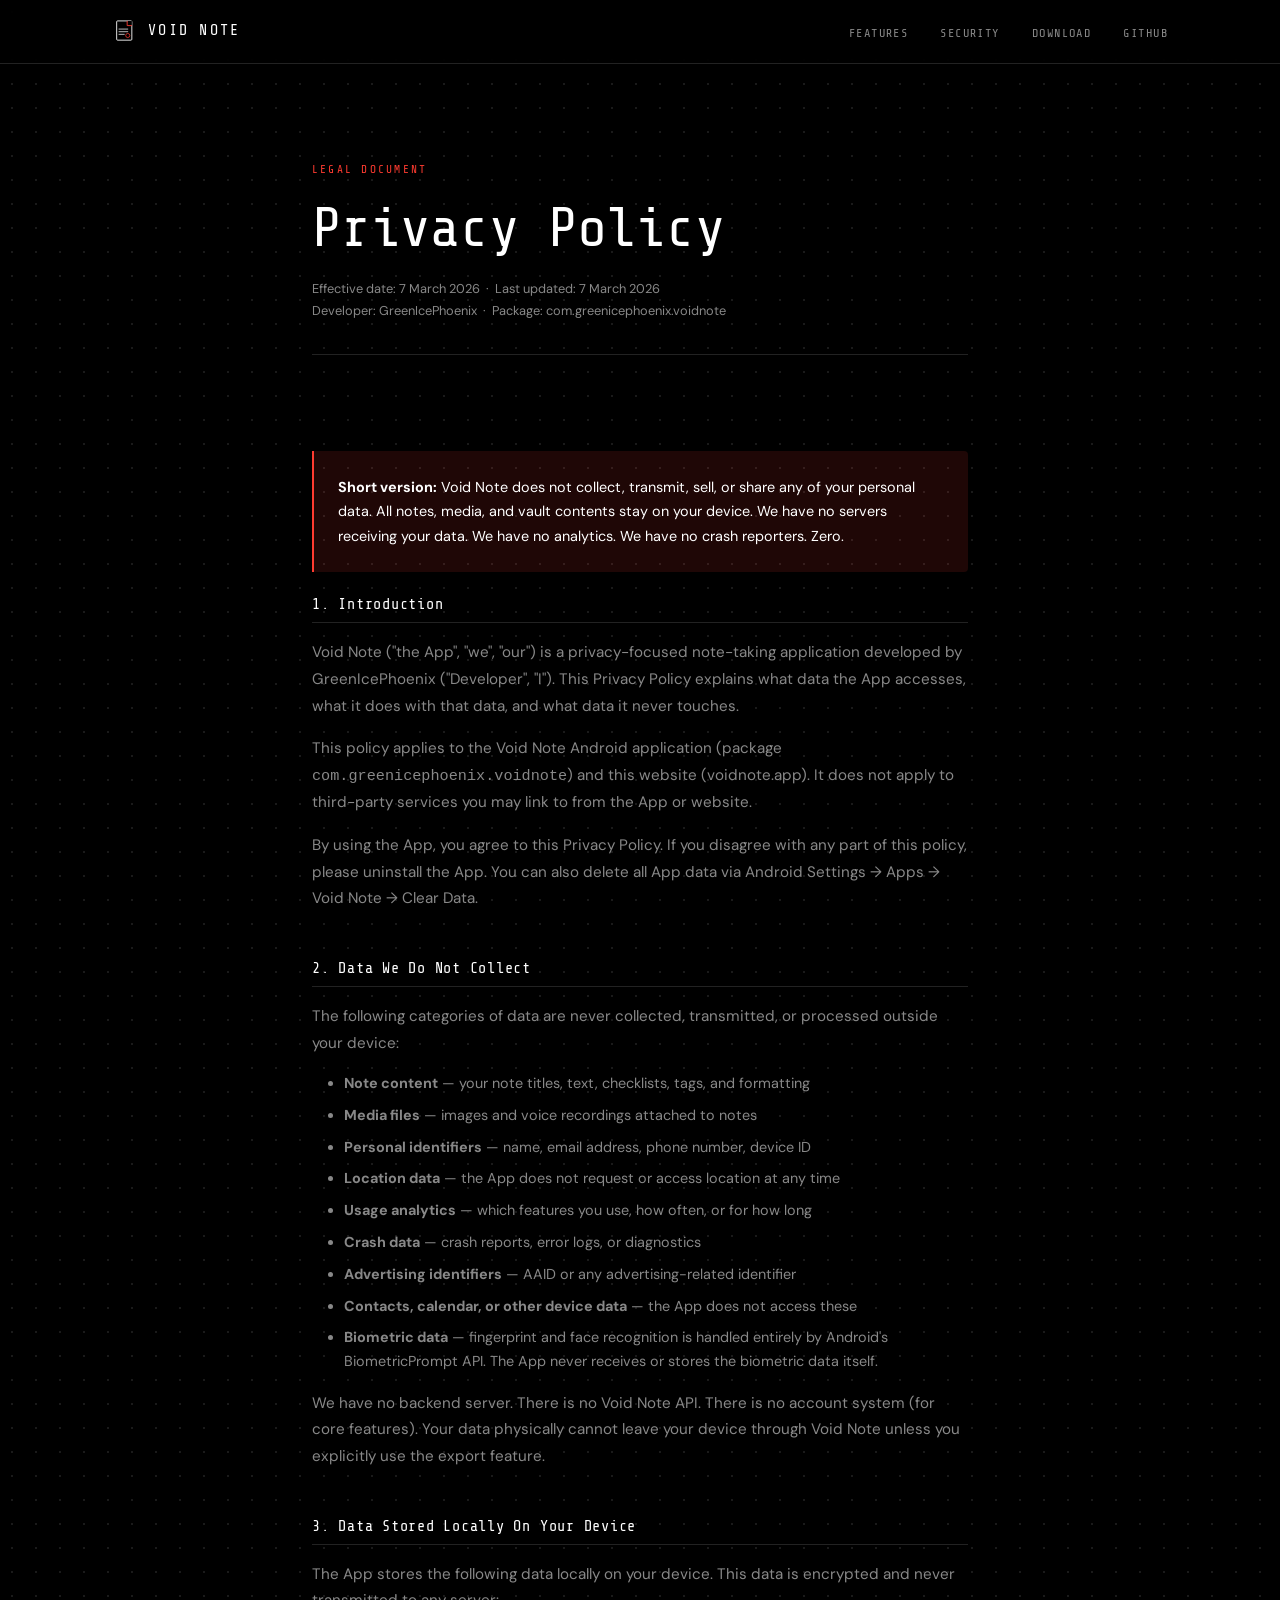
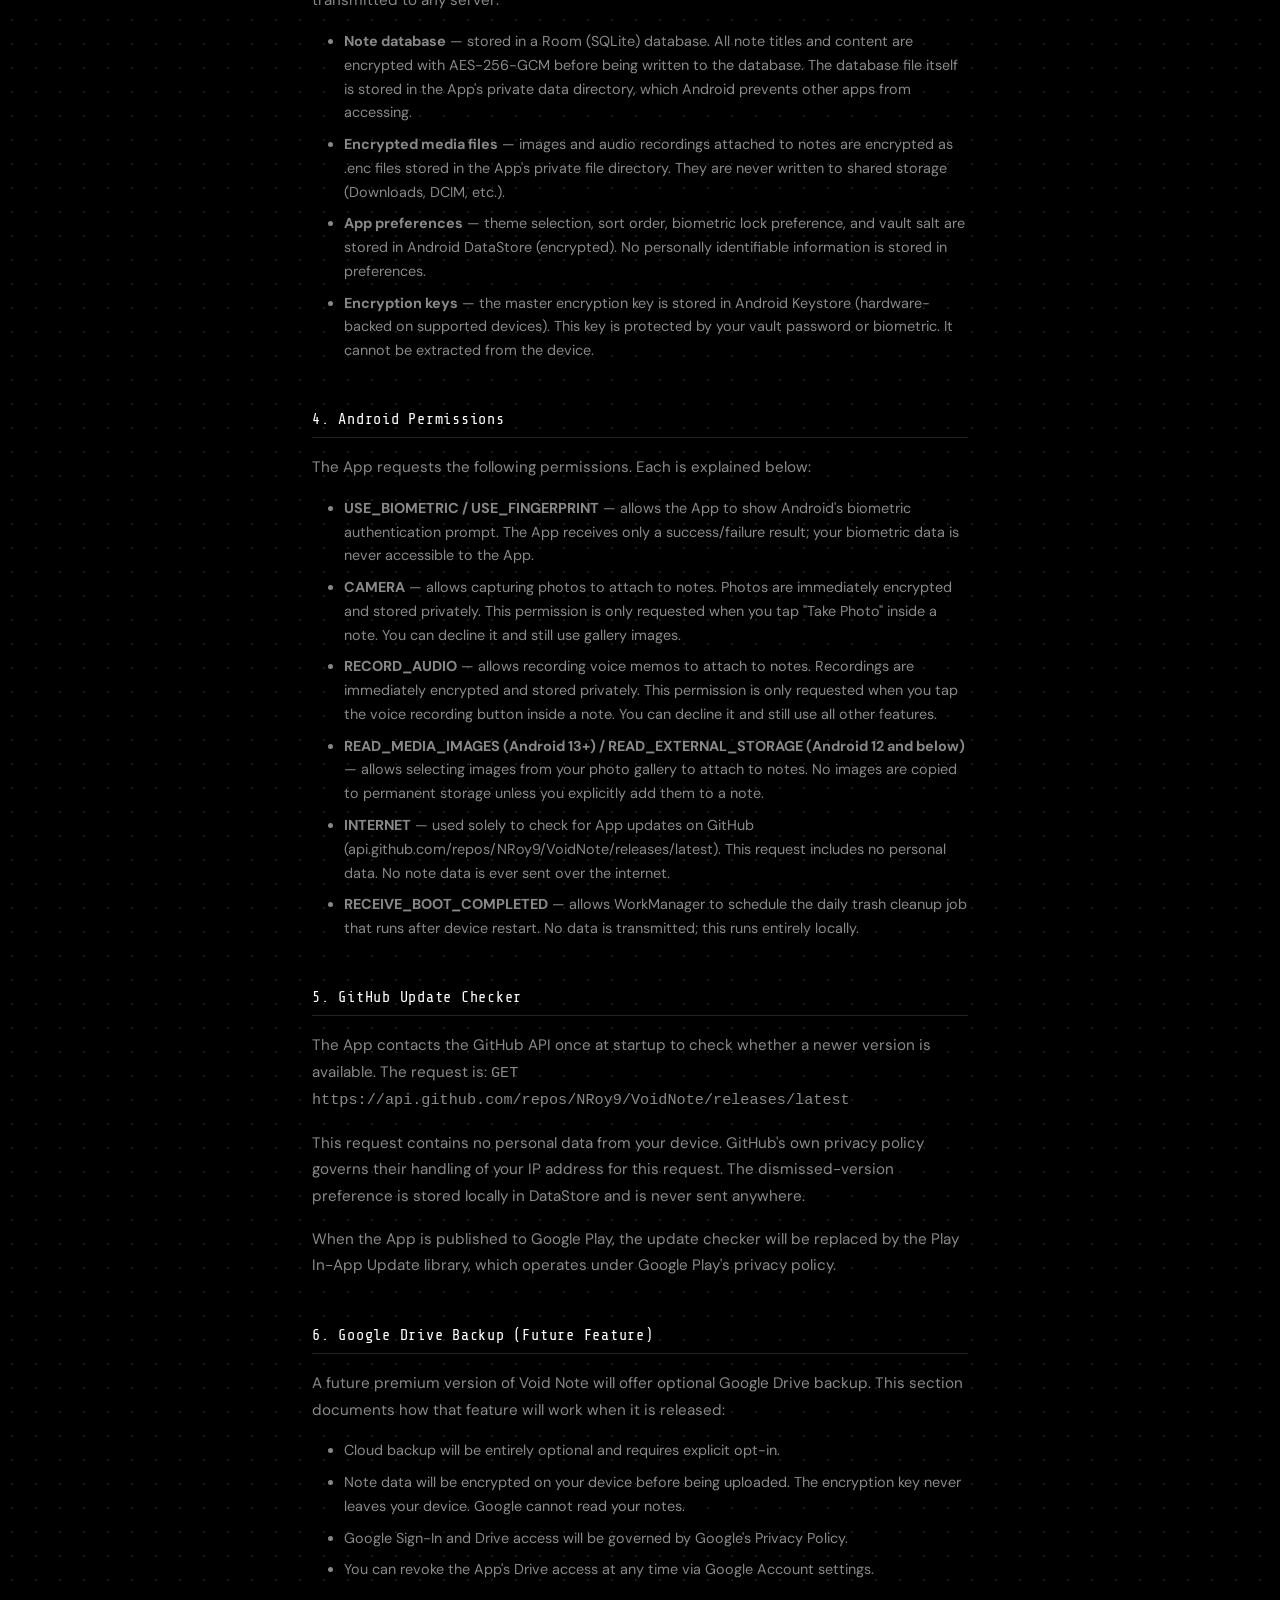
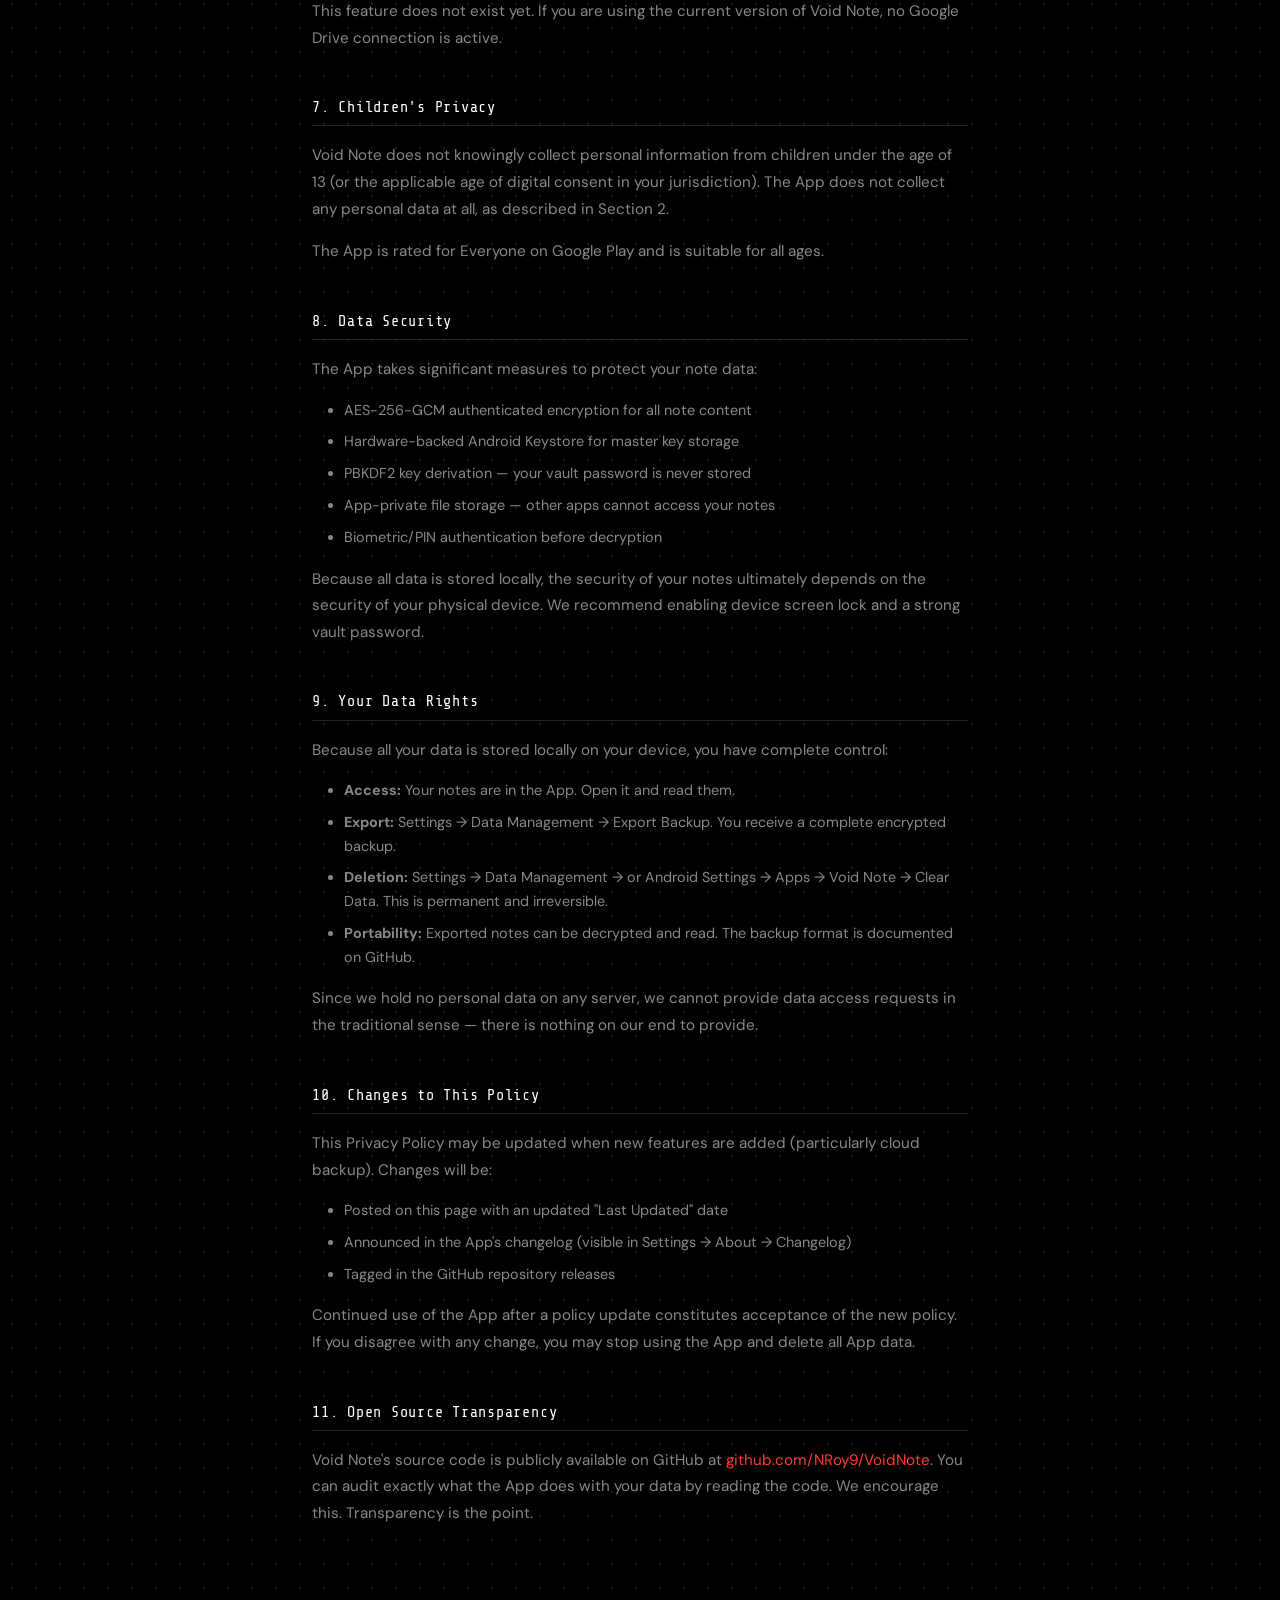
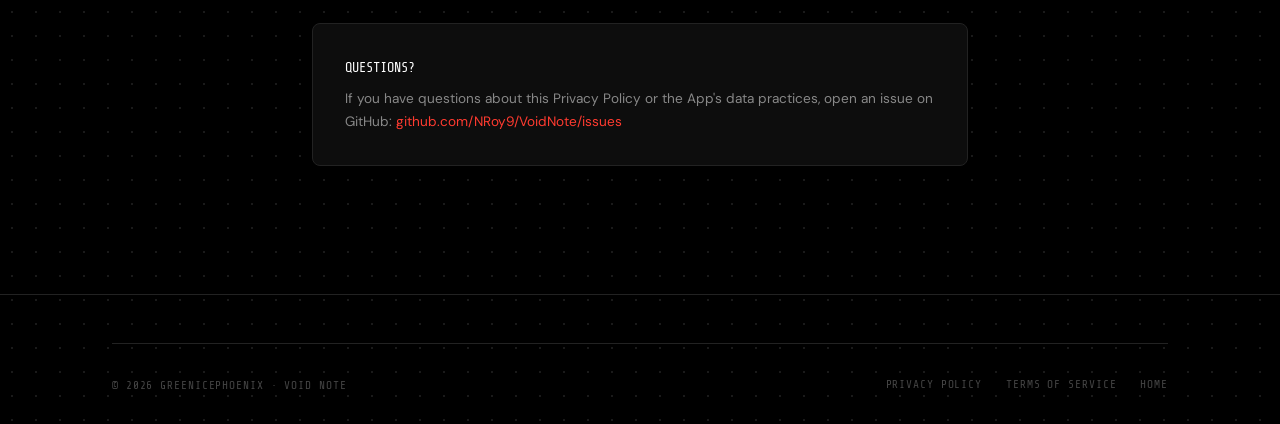
<file: docs/privacy-policy.html>
<!DOCTYPE html>
<html lang="en">
<head>
  <!--
    VOID NOTE — Privacy Policy
    
    WHY THIS PAGE EXISTS:
    Google Play Store requires every app to have a publicly accessible
    Privacy Policy URL before the app can be published. This page is that URL.
    
    It must be honest, clear, and complete.
    
    IMPORTANT: Update the "Last Updated" date and any contact details
    before submitting to the Play Store.
  -->
  <meta charset="UTF-8">
  <meta name="viewport" content="width=device-width, initial-scale=1.0">
  <title>Privacy Policy — Void Note</title>
  <meta name="description" content="Void Note privacy policy. We collect no data. Period. Here's the full explanation.">
  <!-- Tell search engines not to index the privacy policy page — it's not useful in search results -->
  <meta name="robots" content="noindex, follow">

  <link rel="preconnect" href="https://fonts.googleapis.com">
  <link rel="preconnect" href="https://fonts.gstatic.com" crossorigin>
  <link href="https://fonts.googleapis.com/css2?family=Share+Tech+Mono&family=DM+Sans:ital,opsz,wght@0,9..40,300;0,9..40,400;0,9..40,500;1,9..40,300&display=swap" rel="stylesheet">
  <link rel="stylesheet" href="style.css">
  <meta name="theme-color" content="#000000">
</head>
<body>

  <!-- Navigation — same as main page -->
  <nav class="nav" role="navigation" aria-label="Main navigation">
    <div class="nav__inner">
      <a href="index.html" class="nav__logo" aria-label="Void Note home">
        <svg width="28" height="28" viewBox="0 0 96 96" fill="none" xmlns="http://www.w3.org/2000/svg" aria-hidden="true">
          <rect x="16" y="10" width="52" height="66" rx="3" fill="none" stroke="#FFFFFF" stroke-width="3"/>
          <polygon points="52,10 68,10 68,26" fill="#000000"/>
          <polyline points="52,10 52,26 68,26" fill="none" stroke="#FF3B30" stroke-width="3"/>
          <line x1="24" y1="38" x2="54" y2="38" stroke="#FFFFFF" stroke-width="2.5" stroke-linecap="round"/>
          <line x1="24" y1="47" x2="54" y2="47" stroke="#FFFFFF" stroke-width="2.5" stroke-linecap="round"/>
          <line x1="24" y1="56" x2="42" y2="56" stroke="#FFFFFF" stroke-width="2.5" stroke-linecap="round"/>
          <circle cx="54" cy="60" r="7" fill="none" stroke="#FF3B30" stroke-width="2.5"/>
        </svg>
        <span class="nav__logo-text">VOID NOTE</span>
      </a>
      <ul class="nav__links" id="nav-links" role="list">
        <li><a href="index.html#features" class="nav__link">FEATURES</a></li>
        <li><a href="index.html#security" class="nav__link">SECURITY</a></li>
        <li><a href="index.html#download" class="nav__link">DOWNLOAD</a></li>
        <li><a href="https://github.com/NRoy9/VoidNote" class="nav__link" target="_blank" rel="noopener noreferrer">GITHUB</a></li>
      </ul>
      <button class="nav__hamburger" id="hamburger" aria-label="Toggle menu" aria-expanded="false" aria-controls="nav-links">
        <span></span><span></span><span></span>
      </button>
    </div>
  </nav>


  <!-- ================================================================
       PRIVACY POLICY CONTENT
       ================================================================ -->
  <main class="policy-page" id="main-content">
    <div class="container">

      <!-- Page header -->
      <header class="policy-header">
        <p class="label policy-header__label">LEGAL DOCUMENT</p>
        <h1 class="policy-header__title">Privacy Policy</h1>
        <p class="policy-header__meta">
          Effective date: 7 March 2026 &nbsp;·&nbsp; Last updated: 7 March 2026<br>
          Developer: GreenIcePhoenix &nbsp;·&nbsp; Package: com.greenicephoenix.voidnote
        </p>
      </header>

      <!-- The most important statement — lead with it -->
      <div class="policy-highlight">
        <p>
          <strong>Short version:</strong> Void Note does not collect, transmit, sell, or share any of your personal data.
          All notes, media, and vault contents stay on your device. We have no servers receiving your data.
          We have no analytics. We have no crash reporters. Zero.
        </p>
      </div>


      <!-- 1. Introduction -->
      <section class="policy-section" aria-labelledby="section-intro">
        <h2 class="policy-section__title" id="section-intro">1. Introduction</h2>
        <p>
          Void Note ("the App", "we", "our") is a privacy-focused note-taking application developed by GreenIcePhoenix
          ("Developer", "I"). This Privacy Policy explains what data the App accesses, what it does with that data,
          and what data it never touches.
        </p>
        <p>
          This policy applies to the Void Note Android application (package <code>com.greenicephoenix.voidnote</code>)
          and this website (voidnote.app). It does not apply to third-party services you may link to from the App or website.
        </p>
        <p>
          By using the App, you agree to this Privacy Policy. If you disagree with any part of this policy,
          please uninstall the App. You can also delete all App data via Android Settings → Apps → Void Note → Clear Data.
        </p>
      </section>


      <!-- 2. Data We Do NOT Collect -->
      <section class="policy-section" aria-labelledby="section-no-collect">
        <h2 class="policy-section__title" id="section-no-collect">2. Data We Do Not Collect</h2>
        <p>The following categories of data are never collected, transmitted, or processed outside your device:</p>
        <ul>
          <li><strong>Note content</strong> — your note titles, text, checklists, tags, and formatting</li>
          <li><strong>Media files</strong> — images and voice recordings attached to notes</li>
          <li><strong>Personal identifiers</strong> — name, email address, phone number, device ID</li>
          <li><strong>Location data</strong> — the App does not request or access location at any time</li>
          <li><strong>Usage analytics</strong> — which features you use, how often, or for how long</li>
          <li><strong>Crash data</strong> — crash reports, error logs, or diagnostics</li>
          <li><strong>Advertising identifiers</strong> — AAID or any advertising-related identifier</li>
          <li><strong>Contacts, calendar, or other device data</strong> — the App does not access these</li>
          <li><strong>Biometric data</strong> — fingerprint and face recognition is handled entirely by Android's BiometricPrompt API. The App never receives or stores the biometric data itself.</li>
        </ul>
        <p>
          We have no backend server. There is no Void Note API. There is no account system (for core features).
          Your data physically cannot leave your device through Void Note unless you explicitly use the export feature.
        </p>
      </section>


      <!-- 3. Data Stored Locally -->
      <section class="policy-section" aria-labelledby="section-local-data">
        <h2 class="policy-section__title" id="section-local-data">3. Data Stored Locally On Your Device</h2>
        <p>
          The App stores the following data locally on your device. This data is encrypted and never
          transmitted to any server:
        </p>
        <ul>
          <li>
            <strong>Note database</strong> — stored in a Room (SQLite) database. All note titles and content
            are encrypted with AES-256-GCM before being written to the database. The database file itself
            is stored in the App's private data directory, which Android prevents other apps from accessing.
          </li>
          <li>
            <strong>Encrypted media files</strong> — images and audio recordings attached to notes are
            encrypted as .enc files stored in the App's private file directory. They are never written to
            shared storage (Downloads, DCIM, etc.).
          </li>
          <li>
            <strong>App preferences</strong> — theme selection, sort order, biometric lock preference, and
            vault salt are stored in Android DataStore (encrypted). No personally identifiable information
            is stored in preferences.
          </li>
          <li>
            <strong>Encryption keys</strong> — the master encryption key is stored in Android Keystore
            (hardware-backed on supported devices). This key is protected by your vault password or biometric.
            It cannot be extracted from the device.
          </li>
        </ul>
      </section>


      <!-- 4. Permissions -->
      <section class="policy-section" aria-labelledby="section-permissions">
        <h2 class="policy-section__title" id="section-permissions">4. Android Permissions</h2>
        <p>The App requests the following permissions. Each is explained below:</p>
        <ul>
          <li>
            <strong>USE_BIOMETRIC / USE_FINGERPRINT</strong> — allows the App to show Android's
            biometric authentication prompt. The App receives only a success/failure result;
            your biometric data is never accessible to the App.
          </li>
          <li>
            <strong>CAMERA</strong> — allows capturing photos to attach to notes. Photos are immediately
            encrypted and stored privately. This permission is only requested when you tap "Take Photo"
            inside a note. You can decline it and still use gallery images.
          </li>
          <li>
            <strong>RECORD_AUDIO</strong> — allows recording voice memos to attach to notes.
            Recordings are immediately encrypted and stored privately. This permission is only requested
            when you tap the voice recording button inside a note. You can decline it and still use all
            other features.
          </li>
          <li>
            <strong>READ_MEDIA_IMAGES (Android 13+) / READ_EXTERNAL_STORAGE (Android 12 and below)</strong> —
            allows selecting images from your photo gallery to attach to notes. No images are copied
            to permanent storage unless you explicitly add them to a note.
          </li>
          <li>
            <strong>INTERNET</strong> — used solely to check for App updates on GitHub
            (api.github.com/repos/NRoy9/VoidNote/releases/latest). This request includes no personal data.
            No note data is ever sent over the internet.
          </li>
          <li>
            <strong>RECEIVE_BOOT_COMPLETED</strong> — allows WorkManager to schedule the daily trash
            cleanup job that runs after device restart. No data is transmitted; this runs entirely locally.
          </li>
        </ul>
      </section>


      <!-- 5. Update Checker -->
      <section class="policy-section" aria-labelledby="section-update">
        <h2 class="policy-section__title" id="section-update">5. GitHub Update Checker</h2>
        <p>
          The App contacts the GitHub API once at startup to check whether a newer version is available.
          The request is: <code>GET https://api.github.com/repos/NRoy9/VoidNote/releases/latest</code>
        </p>
        <p>
          This request contains no personal data from your device. GitHub's own privacy policy governs
          their handling of your IP address for this request. The dismissed-version preference is stored
          locally in DataStore and is never sent anywhere.
        </p>
        <p>
          When the App is published to Google Play, the update checker will be replaced by the
          Play In-App Update library, which operates under Google Play's privacy policy.
        </p>
      </section>


      <!-- 6. Google Drive (Future Premium Feature) -->
      <section class="policy-section" aria-labelledby="section-drive">
        <h2 class="policy-section__title" id="section-drive">6. Google Drive Backup (Future Feature)</h2>
        <p>
          A future premium version of Void Note will offer optional Google Drive backup.
          This section documents how that feature will work when it is released:
        </p>
        <ul>
          <li>Cloud backup will be entirely optional and requires explicit opt-in.</li>
          <li>Note data will be encrypted on your device before being uploaded. The encryption key
              never leaves your device. Google cannot read your notes.</li>
          <li>Google Sign-In and Drive access will be governed by Google's Privacy Policy.</li>
          <li>You can revoke the App's Drive access at any time via Google Account settings.</li>
        </ul>
        <p>
          This feature does not exist yet. If you are using the current version of Void Note,
          no Google Drive connection is active.
        </p>
      </section>


      <!-- 7. Children's Privacy -->
      <section class="policy-section" aria-labelledby="section-children">
        <h2 class="policy-section__title" id="section-children">7. Children's Privacy</h2>
        <p>
          Void Note does not knowingly collect personal information from children under the age of 13
          (or the applicable age of digital consent in your jurisdiction). The App does not collect
          any personal data at all, as described in Section 2.
        </p>
        <p>
          The App is rated for Everyone on Google Play and is suitable for all ages.
        </p>
      </section>


      <!-- 8. Data Security -->
      <section class="policy-section" aria-labelledby="section-security">
        <h2 class="policy-section__title" id="section-security">8. Data Security</h2>
        <p>
          The App takes significant measures to protect your note data:
        </p>
        <ul>
          <li>AES-256-GCM authenticated encryption for all note content</li>
          <li>Hardware-backed Android Keystore for master key storage</li>
          <li>PBKDF2 key derivation — your vault password is never stored</li>
          <li>App-private file storage — other apps cannot access your notes</li>
          <li>Biometric/PIN authentication before decryption</li>
        </ul>
        <p>
          Because all data is stored locally, the security of your notes ultimately depends on
          the security of your physical device. We recommend enabling device screen lock and
          a strong vault password.
        </p>
      </section>


      <!-- 9. Your Rights -->
      <section class="policy-section" aria-labelledby="section-rights">
        <h2 class="policy-section__title" id="section-rights">9. Your Data Rights</h2>
        <p>
          Because all your data is stored locally on your device, you have complete control:
        </p>
        <ul>
          <li><strong>Access:</strong> Your notes are in the App. Open it and read them.</li>
          <li><strong>Export:</strong> Settings → Data Management → Export Backup. You receive a complete encrypted backup.</li>
          <li><strong>Deletion:</strong> Settings → Data Management → or Android Settings → Apps → Void Note → Clear Data. This is permanent and irreversible.</li>
          <li><strong>Portability:</strong> Exported notes can be decrypted and read. The backup format is documented on GitHub.</li>
        </ul>
        <p>
          Since we hold no personal data on any server, we cannot provide data access requests in the
          traditional sense — there is nothing on our end to provide.
        </p>
      </section>


      <!-- 10. Changes to Policy -->
      <section class="policy-section" aria-labelledby="section-changes">
        <h2 class="policy-section__title" id="section-changes">10. Changes to This Policy</h2>
        <p>
          This Privacy Policy may be updated when new features are added (particularly cloud backup).
          Changes will be:
        </p>
        <ul>
          <li>Posted on this page with an updated "Last Updated" date</li>
          <li>Announced in the App's changelog (visible in Settings → About → Changelog)</li>
          <li>Tagged in the GitHub repository releases</li>
        </ul>
        <p>
          Continued use of the App after a policy update constitutes acceptance of the new policy.
          If you disagree with any change, you may stop using the App and delete all App data.
        </p>
      </section>


      <!-- 11. Open Source -->
      <section class="policy-section" aria-labelledby="section-oss">
        <h2 class="policy-section__title" id="section-oss">11. Open Source Transparency</h2>
        <p>
          Void Note's source code is publicly available on GitHub at
          <a href="https://github.com/NRoy9/VoidNote" target="_blank" rel="noopener noreferrer" 
             style="color: var(--color-accent);">github.com/NRoy9/VoidNote</a>.
          You can audit exactly what the App does with your data by reading the code.
          We encourage this. Transparency is the point.
        </p>
      </section>


      <!-- Contact block -->
      <div class="policy-contact">
        <p class="policy-contact__title">QUESTIONS?</p>
        <p>
          If you have questions about this Privacy Policy or the App's data practices,
          open an issue on GitHub:
          <a href="https://github.com/NRoy9/VoidNote/issues" 
             target="_blank" 
             rel="noopener noreferrer"
             style="color: var(--color-accent);">github.com/NRoy9/VoidNote/issues</a>
        </p>
      </div>

    </div>
  </main>


  <!-- Footer (same as index.html) -->
  <footer class="footer" role="contentinfo">
    <div class="container">
      <div class="footer__bottom">
        <p class="footer__copy">© 2026 GREENICEPHOENIX · VOID NOTE</p>
        <nav class="footer__legal" aria-label="Legal navigation">
          <a href="privacy-policy.html" class="footer__legal-link">PRIVACY POLICY</a>
          <a href="terms-of-service.html" class="footer__legal-link">TERMS OF SERVICE</a>
          <a href="index.html" class="footer__legal-link">HOME</a>
        </nav>
      </div>
    </div>
  </footer>

  <script>
    // Mobile nav toggle (same pattern as index.html)
    const hamburger = document.getElementById('hamburger');
    const navLinks  = document.getElementById('nav-links');
    hamburger.addEventListener('click', () => {
      const isOpen = navLinks.classList.toggle('open');
      hamburger.setAttribute('aria-expanded', isOpen.toString());
    });
  </script>

</body>
</html>
</file>
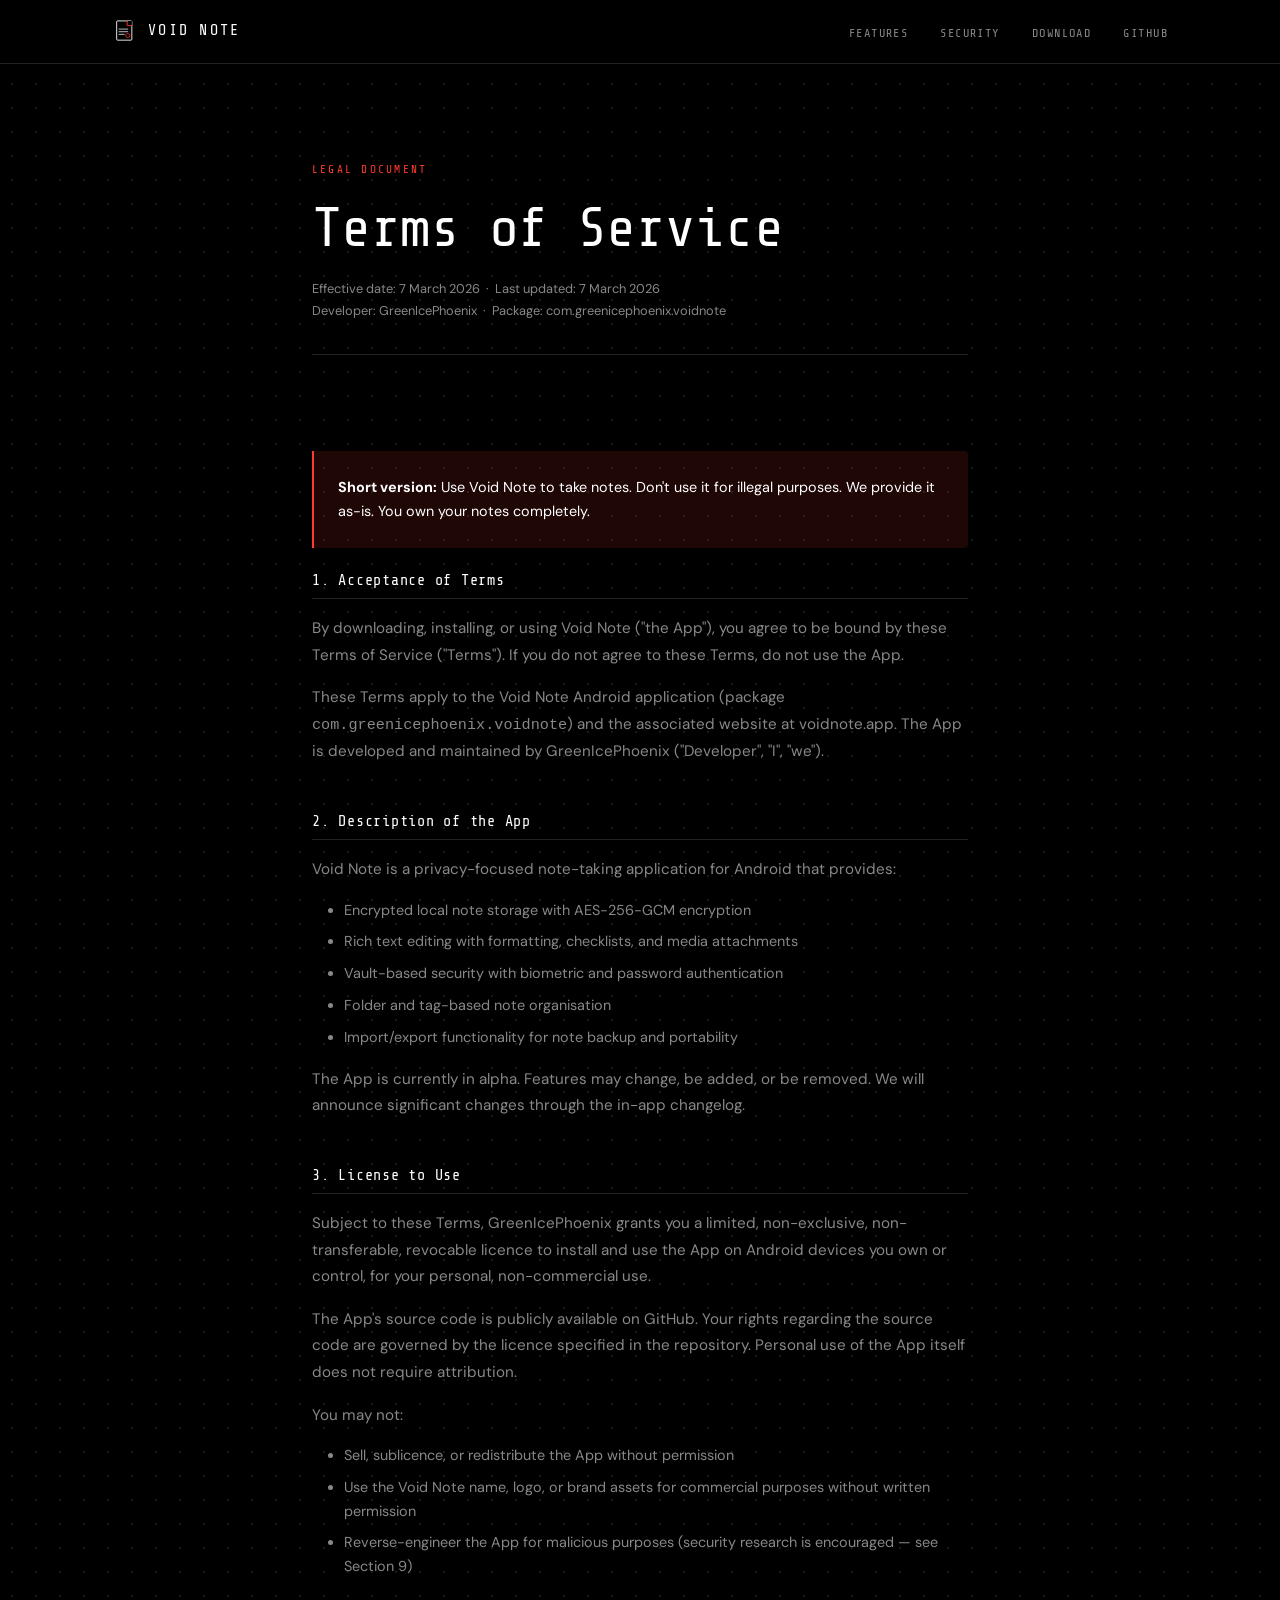
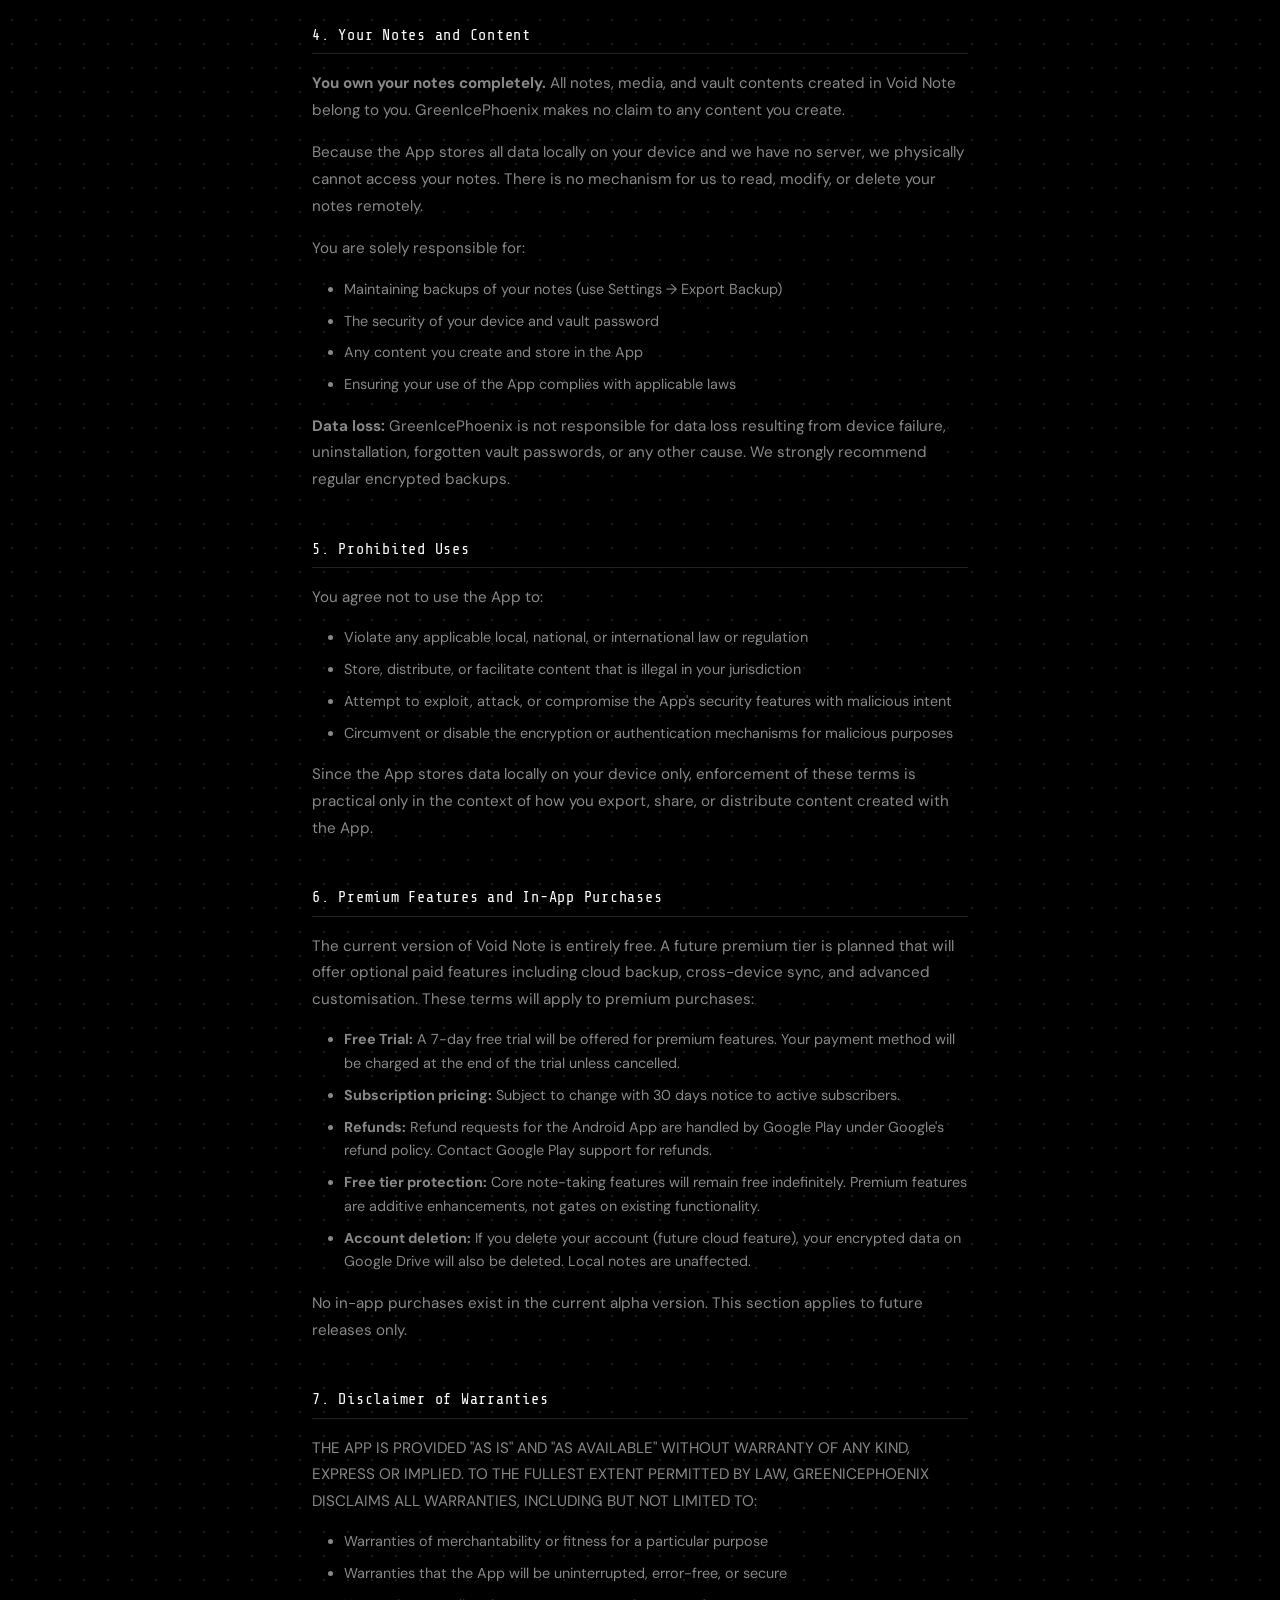
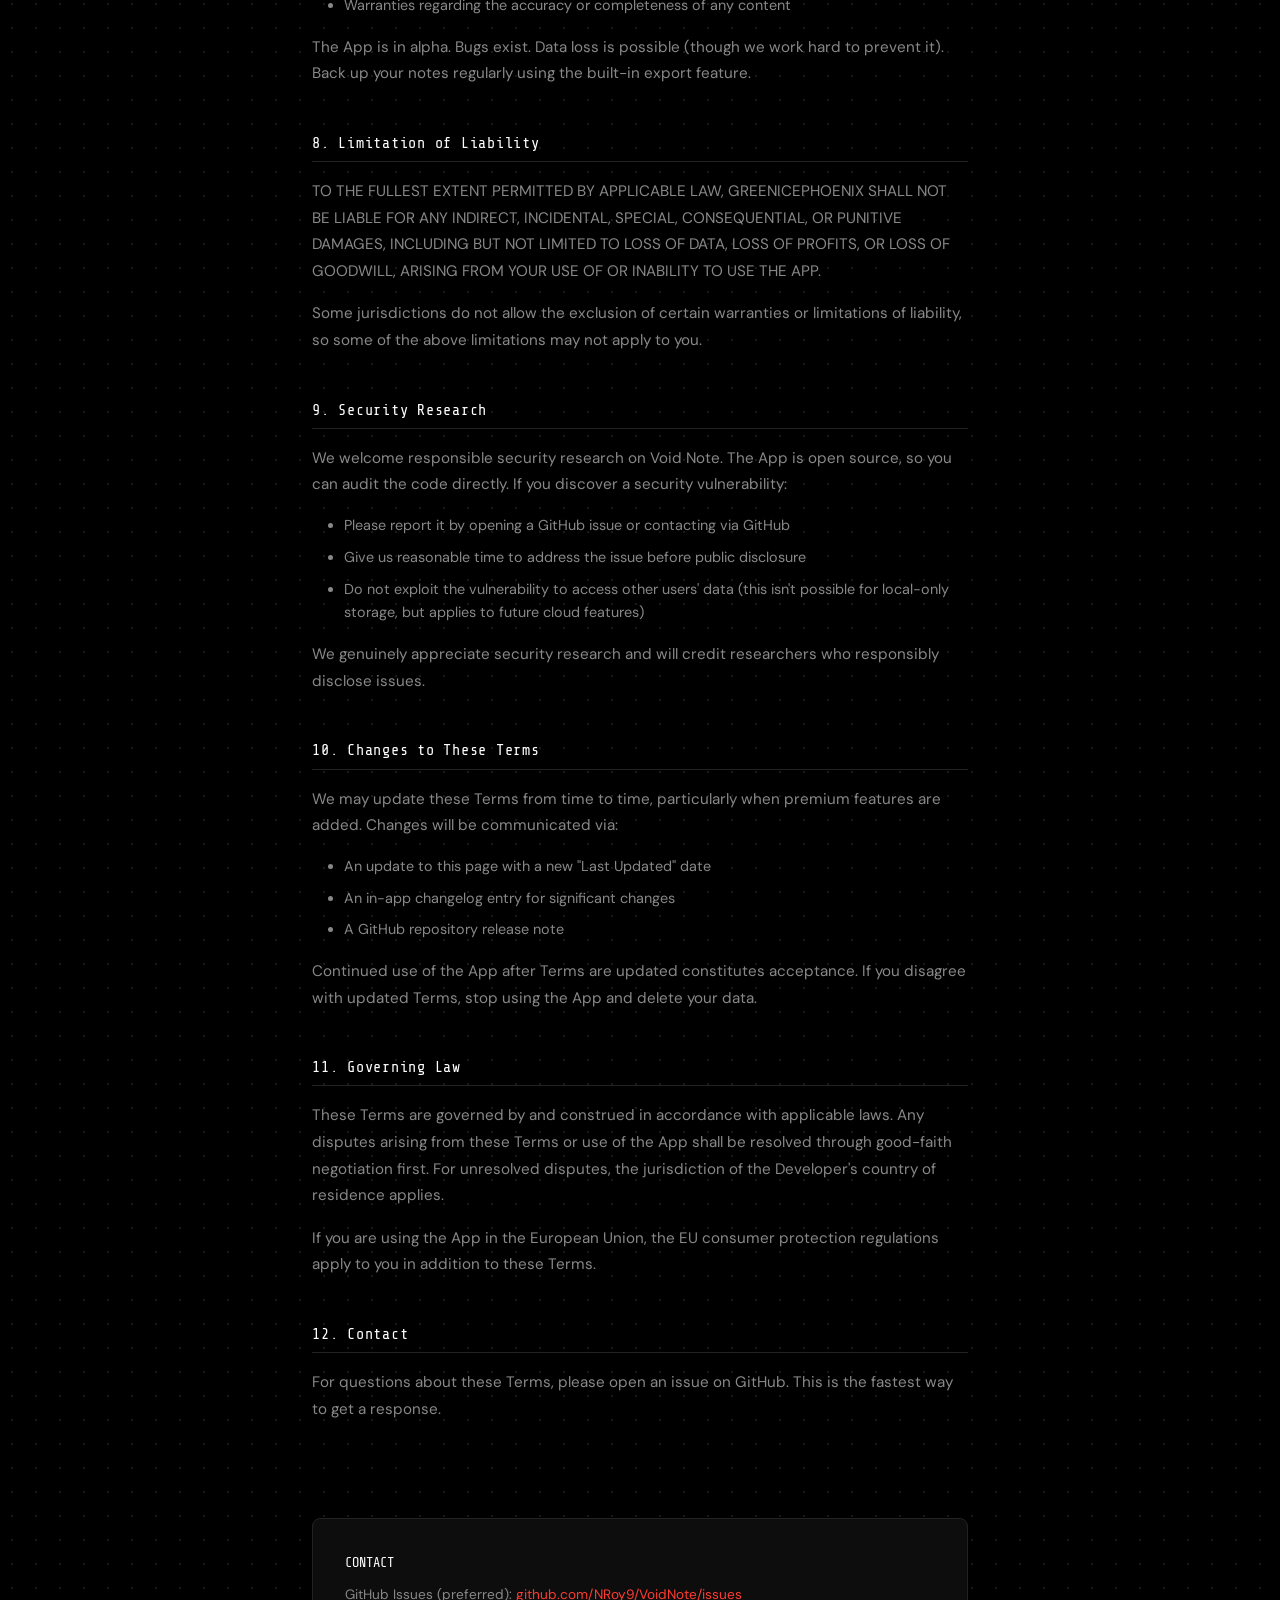
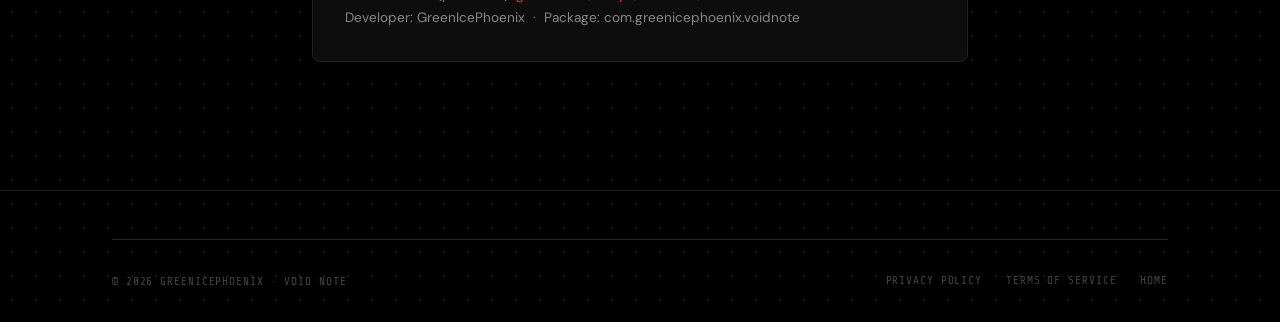
<file: docs/terms-of-service.html>
<!DOCTYPE html>
<html lang="en">
<head>
  <!--
    VOID NOTE — Terms of Service
    
    WHY THIS PAGE EXISTS:
    Google Play Store requires Terms of Service for apps with premium features
    or in-app purchases. Even for free apps, having clear terms protects both
    the developer and users. This page also satisfies Play Store data safety
    form requirements.
    
    IMPORTANT: Review with a legal professional before publishing to Play Store
    if you plan to have paid features. This is a good-faith starting document
    but not a substitute for legal advice.
    
    Update the "Last Updated" date before Play Store submission.
  -->
  <meta charset="UTF-8">
  <meta name="viewport" content="width=device-width, initial-scale=1.0">
  <title>Terms of Service — Void Note</title>
  <meta name="description" content="Void Note terms of service. Plain English. No tricks.">
  <meta name="robots" content="noindex, follow">

  <link rel="preconnect" href="https://fonts.googleapis.com">
  <link rel="preconnect" href="https://fonts.gstatic.com" crossorigin>
  <link href="https://fonts.googleapis.com/css2?family=Share+Tech+Mono&family=DM+Sans:ital,opsz,wght@0,9..40,300;0,9..40,400;0,9..40,500;1,9..40,300&display=swap" rel="stylesheet">
  <link rel="stylesheet" href="style.css">
  <meta name="theme-color" content="#000000">
</head>
<body>

  <!-- Navigation -->
  <nav class="nav" role="navigation" aria-label="Main navigation">
    <div class="nav__inner">
      <a href="index.html" class="nav__logo" aria-label="Void Note home">
        <svg width="28" height="28" viewBox="0 0 96 96" fill="none" xmlns="http://www.w3.org/2000/svg" aria-hidden="true">
          <rect x="16" y="10" width="52" height="66" rx="3" fill="none" stroke="#FFFFFF" stroke-width="3"/>
          <polygon points="52,10 68,10 68,26" fill="#000000"/>
          <polyline points="52,10 52,26 68,26" fill="none" stroke="#FF3B30" stroke-width="3"/>
          <line x1="24" y1="38" x2="54" y2="38" stroke="#FFFFFF" stroke-width="2.5" stroke-linecap="round"/>
          <line x1="24" y1="47" x2="54" y2="47" stroke="#FFFFFF" stroke-width="2.5" stroke-linecap="round"/>
          <line x1="24" y1="56" x2="42" y2="56" stroke="#FFFFFF" stroke-width="2.5" stroke-linecap="round"/>
          <circle cx="54" cy="60" r="7" fill="none" stroke="#FF3B30" stroke-width="2.5"/>
        </svg>
        <span class="nav__logo-text">VOID NOTE</span>
      </a>
      <ul class="nav__links" id="nav-links" role="list">
        <li><a href="index.html#features" class="nav__link">FEATURES</a></li>
        <li><a href="index.html#security" class="nav__link">SECURITY</a></li>
        <li><a href="index.html#download" class="nav__link">DOWNLOAD</a></li>
        <li><a href="https://github.com/NRoy9/VoidNote" class="nav__link" target="_blank" rel="noopener noreferrer">GITHUB</a></li>
      </ul>
      <button class="nav__hamburger" id="hamburger" aria-label="Toggle menu" aria-expanded="false" aria-controls="nav-links">
        <span></span><span></span><span></span>
      </button>
    </div>
  </nav>


  <!-- ================================================================
       TERMS OF SERVICE CONTENT
       ================================================================ -->
  <main class="policy-page" id="main-content">
    <div class="container">

      <!-- Page header -->
      <header class="policy-header">
        <p class="label policy-header__label">LEGAL DOCUMENT</p>
        <h1 class="policy-header__title">Terms of Service</h1>
        <p class="policy-header__meta">
          Effective date: 7 March 2026 &nbsp;·&nbsp; Last updated: 7 March 2026<br>
          Developer: GreenIcePhoenix &nbsp;·&nbsp; Package: com.greenicephoenix.voidnote
        </p>
      </header>

      <div class="policy-highlight">
        <p>
          <strong>Short version:</strong> Use Void Note to take notes. Don't use it for illegal purposes.
          We provide it as-is. You own your notes completely.
        </p>
      </div>


      <!-- 1. Acceptance -->
      <section class="policy-section" aria-labelledby="section-acceptance">
        <h2 class="policy-section__title" id="section-acceptance">1. Acceptance of Terms</h2>
        <p>
          By downloading, installing, or using Void Note ("the App"), you agree to be bound by these
          Terms of Service ("Terms"). If you do not agree to these Terms, do not use the App.
        </p>
        <p>
          These Terms apply to the Void Note Android application (package <code>com.greenicephoenix.voidnote</code>)
          and the associated website at voidnote.app. The App is developed and maintained by GreenIcePhoenix ("Developer", "I", "we").
        </p>
      </section>


      <!-- 2. The App -->
      <section class="policy-section" aria-labelledby="section-app">
        <h2 class="policy-section__title" id="section-app">2. Description of the App</h2>
        <p>
          Void Note is a privacy-focused note-taking application for Android that provides:
        </p>
        <ul>
          <li>Encrypted local note storage with AES-256-GCM encryption</li>
          <li>Rich text editing with formatting, checklists, and media attachments</li>
          <li>Vault-based security with biometric and password authentication</li>
          <li>Folder and tag-based note organisation</li>
          <li>Import/export functionality for note backup and portability</li>
        </ul>
        <p>
          The App is currently in alpha. Features may change, be added, or be removed.
          We will announce significant changes through the in-app changelog.
        </p>
      </section>


      <!-- 3. License -->
      <section class="policy-section" aria-labelledby="section-license">
        <h2 class="policy-section__title" id="section-license">3. License to Use</h2>
        <p>
          Subject to these Terms, GreenIcePhoenix grants you a limited, non-exclusive, non-transferable,
          revocable licence to install and use the App on Android devices you own or control,
          for your personal, non-commercial use.
        </p>
        <p>
          The App's source code is publicly available on GitHub. Your rights regarding the source code
          are governed by the licence specified in the repository. Personal use of the App itself
          does not require attribution.
        </p>
        <p>
          You may not:
        </p>
        <ul>
          <li>Sell, sublicence, or redistribute the App without permission</li>
          <li>Use the Void Note name, logo, or brand assets for commercial purposes without written permission</li>
          <li>Reverse-engineer the App for malicious purposes (security research is encouraged — see Section 9)</li>
        </ul>
      </section>


      <!-- 4. Your Content -->
      <section class="policy-section" aria-labelledby="section-content">
        <h2 class="policy-section__title" id="section-content">4. Your Notes and Content</h2>
        <p>
          <strong>You own your notes completely.</strong> All notes, media, and vault contents
          created in Void Note belong to you. GreenIcePhoenix makes no claim to any content you create.
        </p>
        <p>
          Because the App stores all data locally on your device and we have no server, we
          physically cannot access your notes. There is no mechanism for us to read, modify,
          or delete your notes remotely.
        </p>
        <p>
          You are solely responsible for:
        </p>
        <ul>
          <li>Maintaining backups of your notes (use Settings → Export Backup)</li>
          <li>The security of your device and vault password</li>
          <li>Any content you create and store in the App</li>
          <li>Ensuring your use of the App complies with applicable laws</li>
        </ul>
        <p>
          <strong>Data loss:</strong> GreenIcePhoenix is not responsible for data loss resulting from
          device failure, uninstallation, forgotten vault passwords, or any other cause.
          We strongly recommend regular encrypted backups.
        </p>
      </section>


      <!-- 5. Prohibited Uses -->
      <section class="policy-section" aria-labelledby="section-prohibited">
        <h2 class="policy-section__title" id="section-prohibited">5. Prohibited Uses</h2>
        <p>You agree not to use the App to:</p>
        <ul>
          <li>Violate any applicable local, national, or international law or regulation</li>
          <li>Store, distribute, or facilitate content that is illegal in your jurisdiction</li>
          <li>Attempt to exploit, attack, or compromise the App's security features with malicious intent</li>
          <li>Circumvent or disable the encryption or authentication mechanisms for malicious purposes</li>
        </ul>
        <p>
          Since the App stores data locally on your device only, enforcement of these terms is practical
          only in the context of how you export, share, or distribute content created with the App.
        </p>
      </section>


      <!-- 6. Premium Features (Future) -->
      <section class="policy-section" aria-labelledby="section-premium">
        <h2 class="policy-section__title" id="section-premium">6. Premium Features and In-App Purchases</h2>
        <p>
          The current version of Void Note is entirely free. A future premium tier is planned that
          will offer optional paid features including cloud backup, cross-device sync, and advanced
          customisation. These terms will apply to premium purchases:
        </p>
        <ul>
          <li>
            <strong>Free Trial:</strong> A 7-day free trial will be offered for premium features.
            Your payment method will be charged at the end of the trial unless cancelled.
          </li>
          <li>
            <strong>Subscription pricing:</strong> Subject to change with 30 days notice to active subscribers.
          </li>
          <li>
            <strong>Refunds:</strong> Refund requests for the Android App are handled by Google Play
            under Google's refund policy. Contact Google Play support for refunds.
          </li>
          <li>
            <strong>Free tier protection:</strong> Core note-taking features will remain free indefinitely.
            Premium features are additive enhancements, not gates on existing functionality.
          </li>
          <li>
            <strong>Account deletion:</strong> If you delete your account (future cloud feature),
            your encrypted data on Google Drive will also be deleted. Local notes are unaffected.
          </li>
        </ul>
        <p>
          No in-app purchases exist in the current alpha version. This section applies to future releases only.
        </p>
      </section>


      <!-- 7. Disclaimer of Warranties -->
      <section class="policy-section" aria-labelledby="section-disclaimer">
        <h2 class="policy-section__title" id="section-disclaimer">7. Disclaimer of Warranties</h2>
        <p>
          THE APP IS PROVIDED "AS IS" AND "AS AVAILABLE" WITHOUT WARRANTY OF ANY KIND,
          EXPRESS OR IMPLIED. TO THE FULLEST EXTENT PERMITTED BY LAW, GREENICEPHOENIX DISCLAIMS
          ALL WARRANTIES, INCLUDING BUT NOT LIMITED TO:
        </p>
        <ul>
          <li>Warranties of merchantability or fitness for a particular purpose</li>
          <li>Warranties that the App will be uninterrupted, error-free, or secure</li>
          <li>Warranties regarding the accuracy or completeness of any content</li>
        </ul>
        <p>
          The App is in alpha. Bugs exist. Data loss is possible (though we work hard to prevent it).
          Back up your notes regularly using the built-in export feature.
        </p>
      </section>


      <!-- 8. Limitation of Liability -->
      <section class="policy-section" aria-labelledby="section-liability">
        <h2 class="policy-section__title" id="section-liability">8. Limitation of Liability</h2>
        <p>
          TO THE FULLEST EXTENT PERMITTED BY APPLICABLE LAW, GREENICEPHOENIX SHALL NOT BE LIABLE
          FOR ANY INDIRECT, INCIDENTAL, SPECIAL, CONSEQUENTIAL, OR PUNITIVE DAMAGES, INCLUDING
          BUT NOT LIMITED TO LOSS OF DATA, LOSS OF PROFITS, OR LOSS OF GOODWILL, ARISING FROM
          YOUR USE OF OR INABILITY TO USE THE APP.
        </p>
        <p>
          Some jurisdictions do not allow the exclusion of certain warranties or limitations of liability,
          so some of the above limitations may not apply to you.
        </p>
      </section>


      <!-- 9. Security Research -->
      <section class="policy-section" aria-labelledby="section-security-research">
        <h2 class="policy-section__title" id="section-security-research">9. Security Research</h2>
        <p>
          We welcome responsible security research on Void Note. The App is open source, so you can
          audit the code directly. If you discover a security vulnerability:
        </p>
        <ul>
          <li>Please report it by opening a GitHub issue or contacting via GitHub</li>
          <li>Give us reasonable time to address the issue before public disclosure</li>
          <li>Do not exploit the vulnerability to access other users' data (this isn't possible for local-only storage, but applies to future cloud features)</li>
        </ul>
        <p>
          We genuinely appreciate security research and will credit researchers who responsibly disclose issues.
        </p>
      </section>


      <!-- 10. Changes to Terms -->
      <section class="policy-section" aria-labelledby="section-changes">
        <h2 class="policy-section__title" id="section-changes">10. Changes to These Terms</h2>
        <p>
          We may update these Terms from time to time, particularly when premium features are added.
          Changes will be communicated via:
        </p>
        <ul>
          <li>An update to this page with a new "Last Updated" date</li>
          <li>An in-app changelog entry for significant changes</li>
          <li>A GitHub repository release note</li>
        </ul>
        <p>
          Continued use of the App after Terms are updated constitutes acceptance.
          If you disagree with updated Terms, stop using the App and delete your data.
        </p>
      </section>


      <!-- 11. Governing Law -->
      <section class="policy-section" aria-labelledby="section-law">
        <h2 class="policy-section__title" id="section-law">11. Governing Law</h2>
        <p>
          These Terms are governed by and construed in accordance with applicable laws.
          Any disputes arising from these Terms or use of the App shall be resolved through
          good-faith negotiation first. For unresolved disputes, the jurisdiction of the Developer's
          country of residence applies.
        </p>
        <p>
          If you are using the App in the European Union, the EU consumer protection regulations
          apply to you in addition to these Terms.
        </p>
      </section>


      <!-- 12. Contact -->
      <section class="policy-section" aria-labelledby="section-contact">
        <h2 class="policy-section__title" id="section-contact">12. Contact</h2>
        <p>
          For questions about these Terms, please open an issue on GitHub.
          This is the fastest way to get a response.
        </p>
      </section>


      <!-- Contact box -->
      <div class="policy-contact">
        <p class="policy-contact__title">CONTACT</p>
        <p>
          GitHub Issues (preferred):
          <a href="https://github.com/NRoy9/VoidNote/issues" 
             target="_blank" 
             rel="noopener noreferrer"
             style="color: var(--color-accent);">github.com/NRoy9/VoidNote/issues</a>
          <br>
          Developer: GreenIcePhoenix &nbsp;·&nbsp; Package: com.greenicephoenix.voidnote
        </p>
      </div>

    </div>
  </main>


  <!-- Footer -->
  <footer class="footer" role="contentinfo">
    <div class="container">
      <div class="footer__bottom">
        <p class="footer__copy">© 2026 GREENICEPHOENIX · VOID NOTE</p>
        <nav class="footer__legal" aria-label="Legal navigation">
          <a href="privacy-policy.html" class="footer__legal-link">PRIVACY POLICY</a>
          <a href="terms-of-service.html" class="footer__legal-link">TERMS OF SERVICE</a>
          <a href="index.html" class="footer__legal-link">HOME</a>
        </nav>
      </div>
    </div>
  </footer>

  <script>
    const hamburger = document.getElementById('hamburger');
    const navLinks  = document.getElementById('nav-links');
    hamburger.addEventListener('click', () => {
      const isOpen = navLinks.classList.toggle('open');
      hamburger.setAttribute('aria-expanded', isOpen.toString());
    });
  </script>

</body>
</html>
</file>
<file: docs/style.css>
/* ============================================================
   VOID NOTE — Global Stylesheet
   Nothing-inspired design: pure black, white, red accent, dot matrix typography
   
   FILE STRUCTURE:
   1. CSS Custom Properties (design tokens)
   2. Reset & Base
   3. Typography
   4. Layout Utilities
   5. Navigation
   6. Hero Section
   7. Feature Cards
   8. Security Section
   9. Download CTA
   10. Footer
   11. Policy Pages (Privacy / Terms)
   12. Animations
   13. Responsive (Mobile)
   ============================================================ */


/* ============================================================
   1. CSS CUSTOM PROPERTIES — Design Tokens
   All colors, spacing, font sizes live here.
   Change a value here → changes everywhere automatically.
   ============================================================ */
:root {
  /* Colors — Nothing-inspired monochromatic palette */
  --color-bg:           #000000;    /* True OLED black background */
  --color-surface:      #0D0D0D;    /* Slightly lifted surface for cards */
  --color-surface-2:    #161616;    /* Second-level surface (hover states) */
  --color-border:       #222222;    /* Subtle borders */
  --color-border-light: #333333;    /* Slightly more visible borders */
  --color-text:         #FFFFFF;    /* Primary text — pure white */
  --color-text-muted:   #888888;    /* Secondary text — muted gray */
  --color-text-faint:   #444444;    /* Very faint text, decorative */
  --color-accent:       #FF3B30;    /* Void Note signature red (matches app VoidAccent) */
  --color-accent-dim:   rgba(255, 59, 48, 0.12); /* Accent as subtle glow/fill */

  /* Typography */
  --font-mono:    'Share Tech Mono', 'Courier New', monospace;  /* Dot matrix feel — used for headings, brand */
  --font-body:    'DM Sans', 'Helvetica Neue', sans-serif;      /* Clean, readable body text */
  
  /* Spacing — 8px grid (matches Android app's 8dp grid) */
  --space-xs:   4px;
  --space-sm:   8px;
  --space-md:   16px;
  --space-lg:   24px;
  --space-xl:   32px;
  --space-xxl:  48px;
  --space-3xl:  64px;
  --space-4xl:  96px;
  --space-5xl:  128px;

  /* Layout */
  --max-width:        1120px;
  --nav-height:       64px;
  --border-radius:    4px;          /* Minimal radius — geometric Nothing aesthetic */
  --border-radius-lg: 8px;

  /* Transitions */
  --transition-fast:  150ms ease;
  --transition-base:  250ms ease;
  --transition-slow:  400ms ease;
}


/* ============================================================
   2. RESET & BASE
   Strips browser defaults for a clean slate.
   ============================================================ */
*, *::before, *::after {
  box-sizing: border-box;
  margin: 0;
  padding: 0;
}

html {
  scroll-behavior: smooth;
  font-size: 16px;
  -webkit-text-size-adjust: 100%;
}

body {
  background-color: var(--color-bg);
  color: var(--color-text);
  font-family: var(--font-body);
  font-size: 1rem;
  line-height: 1.6;
  min-height: 100vh;
  overflow-x: hidden;
  /* Subtle dot grid background — the signature Nothing texture */
  background-image: radial-gradient(circle, #1a1a1a 1px, transparent 1px);
  background-size: 24px 24px;
}

a {
  color: inherit;
  text-decoration: none;
}

img {
  display: block;
  max-width: 100%;
}

ul, ol {
  list-style: none;
}

button {
  cursor: pointer;
  border: none;
  background: none;
  font-family: inherit;
}


/* ============================================================
   3. TYPOGRAPHY
   Using Share Tech Mono for the "dot matrix" heading aesthetic,
   DM Sans for readable body text.
   ============================================================ */
h1, h2, h3, h4, h5 {
  font-family: var(--font-mono);
  font-weight: 400;               /* Mono fonts look better at regular weight */
  letter-spacing: -0.01em;
  line-height: 1.2;
}

h1 { font-size: clamp(2rem, 5vw, 3.5rem); }
h2 { font-size: clamp(1.5rem, 3.5vw, 2.5rem); }
h3 { font-size: clamp(1.1rem, 2.5vw, 1.5rem); }

p {
  color: var(--color-text-muted);
  line-height: 1.7;
}

/* Accent text — the red highlight */
.text-accent { color: var(--color-accent); }
.text-muted  { color: var(--color-text-muted); }
.text-faint  { color: var(--color-text-faint); }

/* Mono label — small dot-matrix caps used for section labels */
.label {
  font-family: var(--font-mono);
  font-size: 0.7rem;
  letter-spacing: 0.2em;
  text-transform: uppercase;
  color: var(--color-accent);
}


/* ============================================================
   4. LAYOUT UTILITIES
   ============================================================ */
.container {
  max-width: var(--max-width);
  margin: 0 auto;
  padding: 0 var(--space-xl);
}

.section {
  padding: var(--space-5xl) 0;
}

.section--tight {
  padding: var(--space-4xl) 0;
}

/* Divider line — used between sections */
.divider {
  width: 100%;
  height: 1px;
  background: var(--color-border);
}

/* Badge — small pill label */
.badge {
  display: inline-flex;
  align-items: center;
  gap: var(--space-xs);
  padding: var(--space-xs) var(--space-md);
  border: 1px solid var(--color-border-light);
  border-radius: 100px;
  font-family: var(--font-mono);
  font-size: 0.7rem;
  letter-spacing: 0.15em;
  color: var(--color-text-muted);
}

.badge .dot {
  width: 6px;
  height: 6px;
  border-radius: 50%;
  background: var(--color-accent);
  animation: pulse-dot 2s infinite;
}


/* ============================================================
   5. NAVIGATION
   Fixed top nav with blur effect and subtle border.
   ============================================================ */
.nav {
  position: fixed;
  top: 0;
  left: 0;
  right: 0;
  height: var(--nav-height);
  z-index: 100;
  border-bottom: 1px solid var(--color-border);
  /* Glassmorphism effect — subtle backdrop blur */
  background: rgba(0, 0, 0, 0.85);
  backdrop-filter: blur(12px);
  -webkit-backdrop-filter: blur(12px);
}

.nav__inner {
  max-width: var(--max-width);
  margin: 0 auto;
  padding: 0 var(--space-xl);
  height: 100%;
  display: flex;
  align-items: center;
  justify-content: space-between;
}

/* Logo — dot matrix styled brand mark */
.nav__logo {
  display: flex;
  align-items: center;
  gap: var(--space-sm);
}

.nav__logo-mark {
  width: 28px;
  height: 28px;
  border: 2px solid var(--color-text);
  border-radius: 50%;
  display: flex;
  align-items: center;
  justify-content: center;
  position: relative;
}

/* Inner dot of the void circle */
.nav__logo-mark::after {
  content: '';
  width: 6px;
  height: 6px;
  background: var(--color-accent);
  border-radius: 50%;
}

.nav__logo-text {
  font-family: var(--font-mono);
  font-size: 0.95rem;
  letter-spacing: 0.15em;
  color: var(--color-text);
}

.nav__links {
  display: flex;
  align-items: center;
  gap: var(--space-xl);
}

.nav__link {
  font-family: var(--font-mono);
  font-size: 0.75rem;
  letter-spacing: 0.12em;
  color: var(--color-text-muted);
  transition: color var(--transition-fast);
}

.nav__link:hover {
  color: var(--color-text);
}

.nav__cta {
  display: inline-flex;
  align-items: center;
  gap: var(--space-xs);
  padding: var(--space-sm) var(--space-md);
  background: var(--color-text);
  color: var(--color-bg);
  font-family: var(--font-mono);
  font-size: 0.72rem;
  letter-spacing: 0.15em;
  border-radius: var(--border-radius);
  transition: opacity var(--transition-fast);
}

.nav__cta:hover {
  opacity: 0.85;
}

/* Mobile hamburger — hidden on desktop */
.nav__hamburger {
  display: none;
  flex-direction: column;
  justify-content: center;
  gap: 5px;
  padding: var(--space-sm);
  cursor: pointer;
  /* Larger touch target for mobile */
  min-width: 44px;
  min-height: 44px;
  align-items: center;
}

.nav__hamburger span {
  display: block;
  width: 22px;
  height: 2px;
  background: var(--color-text);
  border-radius: 1px;
  transition: transform var(--transition-base), opacity var(--transition-base);
}


/* ============================================================
   6. HERO SECTION
   Full viewport height, centered. The "first impression."
   ============================================================ */
.hero {
  min-height: 100vh;
  display: flex;
  align-items: center;
  padding-top: var(--nav-height);
  position: relative;
  overflow: hidden;
}

/* Decorative red glow in background */
.hero::before {
  content: '';
  position: absolute;
  top: 20%;
  left: 50%;
  transform: translateX(-50%);
  width: 600px;
  height: 600px;
  background: radial-gradient(circle, rgba(255, 59, 48, 0.06) 0%, transparent 70%);
  pointer-events: none;
}

.hero__inner {
  max-width: var(--max-width);
  margin: 0 auto;
  padding: 0 var(--space-xl);
  width: 100%;
  display: grid;
  grid-template-columns: 1fr 1fr;
  gap: var(--space-5xl);
  align-items: center;
}

.hero__content {
  /* Stagger animation applied via JS */
}

.hero__eyebrow {
  margin-top: 15px;
  opacity: 0;
  animation: fade-up 0.6s ease forwards 0.2s;
}

.hero__title {
  margin-bottom: var(--space-lg);
  opacity: 0;
  animation: fade-up 0.6s ease forwards 0.4s;
}

/* The large "○" character — the void symbol */
.hero__void-symbol {
  display: block;
  font-family: var(--font-mono);
  font-size: clamp(4rem, 10vw, 8rem);
  line-height: 1;
  color: var(--color-text-faint);
  margin-bottom: var(--space-md);
  letter-spacing: -0.05em;
}

.hero__tagline {
  font-size: clamp(1rem, 2.5vw, 1.25rem);
  color: var(--color-text-muted);
  margin-bottom: var(--space-xl);
  opacity: 0;
  animation: fade-up 0.6s ease forwards 0.5s;
  max-width: 480px;
}

.hero__actions {
  display: flex;
  align-items: center;
  gap: var(--space-md);
  flex-wrap: wrap;
  opacity: 0;
  animation: fade-up 0.6s ease forwards 0.65s;
}

/* Stats row under CTA */
.hero__stats {
  display: flex;
  gap: var(--space-xl);
  margin-top: var(--space-xxl);
  padding-top: var(--space-xl);
  border-top: 1px solid var(--color-border);
  opacity: 0;
  animation: fade-up 0.6s ease forwards 0.8s;
}

.hero__stat-value {
  font-family: var(--font-mono);
  font-size: 1.5rem;
  color: var(--color-text);
}

.hero__stat-label {
  font-size: 0.78rem;
  color: var(--color-text-muted);
  margin-top: var(--space-xs);
}

/* Right side: Phone mockup */
.hero__visual {
  display: flex;
  justify-content: center;
  align-items: center;
  opacity: 0;
  animation: fade-in 0.8s ease forwards 0.5s;
}

/* CSS phone mockup — no images needed */
.phone-mockup {
  width: 240px;
  height: 480px;
  border: 2px solid var(--color-border-light);
  border-radius: 32px;
  background: var(--color-surface);
  position: relative;
  overflow: hidden;
  box-shadow: 0 0 60px rgba(255, 59, 48, 0.08), 0 40px 80px rgba(0,0,0,0.6);
}

/* Status bar */
.phone-mockup__status {
  display: flex;
  justify-content: space-between;
  padding: 16px 20px 8px;
  font-family: var(--font-mono);
  font-size: 0.6rem;
  color: var(--color-text-muted);
}

/* Simulated note list in the mockup */
.phone-mockup__content {
  padding: 8px 12px;
}

.phone-note {
  padding: 12px;
  margin-bottom: 8px;
  background: var(--color-surface-2);
  border-radius: 6px;
  border-left: 2px solid transparent;
}

.phone-note--accent { border-left-color: var(--color-accent); }
.phone-note--blue   { border-left-color: #3B82F6; }
.phone-note--green  { border-left-color: #22C55E; }

.phone-note__title {
  font-family: var(--font-mono);
  font-size: 0.65rem;
  color: var(--color-text);
  margin-bottom: 4px;
}

.phone-note__preview {
  font-size: 0.55rem;
  color: var(--color-text-muted);
  line-height: 1.4;
}

.phone-note__meta {
  display: flex;
  justify-content: space-between;
  margin-top: 6px;
}

.phone-note__time {
  font-family: var(--font-mono);
  font-size: 0.5rem;
  color: var(--color-text-faint);
}

/* Notch decoration at top of phone */
.phone-mockup__notch {
  position: absolute;
  top: 0;
  left: 50%;
  transform: translateX(-50%);
  width: 80px;
  height: 20px;
  background: var(--color-bg);
  border-radius: 0 0 16px 16px;
}


/* ============================================================
   7. BUTTONS
   Two variants: primary (white fill) and ghost (outline).
   ============================================================ */
.btn {
  display: inline-flex;
  align-items: center;
  justify-content: center;
  gap: var(--space-sm);
  padding: 14px var(--space-xl);
  font-family: var(--font-mono);
  font-size: 0.78rem;
  letter-spacing: 0.12em;
  border-radius: var(--border-radius);
  transition: all var(--transition-fast);
  white-space: nowrap;
}

.btn--primary {
  background: var(--color-text);
  color: var(--color-bg);
}

.btn--primary:hover {
  background: #DDDDDD;
  transform: translateY(-1px);
}

.btn--ghost {
  background: transparent;
  color: var(--color-text-muted);
  border: 1px solid var(--color-border-light);
}

.btn--ghost:hover {
  color: var(--color-text);
  border-color: var(--color-text);
}

.btn--accent {
  background: var(--color-accent);
  color: var(--color-text);
}

.btn--accent:hover {
  background: #E0352B;
  transform: translateY(-1px);
}

/* Arrow icon in button */
.btn__arrow {
  font-size: 1rem;
  transition: transform var(--transition-fast);
}

.btn:hover .btn__arrow {
  transform: translateX(3px);
}


/* ============================================================
   8. FEATURES SECTION
   3-column grid of feature cards.
   Each card has an icon, title, and description.
   ============================================================ */
.features {
  background: transparent;
}

.section__header {
  text-align: center;
  margin-bottom: var(--space-4xl);
}

.section__label {
  margin-bottom: var(--space-md);
}

.section__title {
  margin-bottom: var(--space-md);
}

.section__subtitle {
  max-width: 540px;
  margin: 0 auto;
  font-size: 1.05rem;
}

/* Feature grid — 3 columns on desktop */
.features__grid {
  display: grid;
  grid-template-columns: repeat(3, 1fr);
  gap: var(--space-md);
}

.feature-card {
  padding: var(--space-xl);
  border: 1px solid var(--color-border);
  border-radius: var(--border-radius-lg);
  background: var(--color-surface);
  transition: border-color var(--transition-base), transform var(--transition-base), background var(--transition-base);
  position: relative;
  overflow: hidden;
}

.feature-card:hover {
  border-color: var(--color-border-light);
  background: var(--color-surface-2);
  transform: translateY(-2px);
}

/* Subtle top-edge highlight on hover */
.feature-card::before {
  content: '';
  position: absolute;
  top: 0;
  left: 0;
  right: 0;
  height: 1px;
  background: linear-gradient(90deg, transparent, var(--color-accent), transparent);
  opacity: 0;
  transition: opacity var(--transition-base);
}

.feature-card:hover::before {
  opacity: 0.6;
}

/* Icon box */
.feature-card__icon {
  width: 40px;
  height: 40px;
  border: 1px solid var(--color-border-light);
  border-radius: var(--border-radius);
  display: flex;
  align-items: center;
  justify-content: center;
  font-size: 1.1rem;
  margin-bottom: var(--space-lg);
  background: var(--color-surface-2);
}

.feature-card__title {
  font-family: var(--font-mono);
  font-size: 0.9rem;
  color: var(--color-text);
  margin-bottom: var(--space-sm);
  letter-spacing: 0.05em;
}

.feature-card__desc {
  font-size: 0.875rem;
  color: var(--color-text-muted);
  line-height: 1.65;
}

/* Wide feature card — spans 2 columns */
.feature-card--wide {
  grid-column: span 2;
}

/* Feature card with accent left border */
.feature-card--highlighted {
  border-left: 2px solid var(--color-accent);
}


/* ============================================================
   9. SECURITY SECTION
   Full-width dark block emphasizing encryption.
   ============================================================ */
.security {
  background: var(--color-surface);
  border-top: 1px solid var(--color-border);
  border-bottom: 1px solid var(--color-border);
}

.security__inner {
  display: grid;
  grid-template-columns: 1fr 1fr;
  gap: var(--space-5xl);
  align-items: center;
}

.security__badge-row {
  display: flex;
  gap: var(--space-sm);
  flex-wrap: wrap;
  margin-bottom: var(--space-xl);
}

.security__badge {
  padding: var(--space-xs) var(--space-md);
  border: 1px solid var(--color-border-light);
  border-radius: 100px;
  font-family: var(--font-mono);
  font-size: 0.65rem;
  letter-spacing: 0.12em;
  color: var(--color-text-muted);
}

.security__title {
  margin-bottom: var(--space-md);
}

.security__desc {
  margin-bottom: var(--space-xl);
  font-size: 1rem;
}

/* Encryption spec list */
.security__specs {
  display: flex;
  flex-direction: column;
  gap: var(--space-md);
}

.security__spec {
  display: flex;
  gap: var(--space-md);
  align-items: flex-start;
}

.security__spec-icon {
  width: 32px;
  height: 32px;
  flex-shrink: 0;
  border: 1px solid var(--color-accent);
  border-radius: var(--border-radius);
  display: flex;
  align-items: center;
  justify-content: center;
  font-size: 0.85rem;
  color: var(--color-accent);
  margin-top: 2px;
}

.security__spec-title {
  font-family: var(--font-mono);
  font-size: 0.82rem;
  color: var(--color-text);
  margin-bottom: var(--space-xs);
}

.security__spec-desc {
  font-size: 0.82rem;
  color: var(--color-text-muted);
}

/* Visual side: terminal-style encryption visualization */
.security__visual {
  background: var(--color-bg);
  border: 1px solid var(--color-border);
  border-radius: var(--border-radius-lg);
  padding: var(--space-xl);
  font-family: var(--font-mono);
  font-size: 0.7rem;
}

.terminal__header {
  display: flex;
  align-items: center;
  gap: var(--space-sm);
  margin-bottom: var(--space-lg);
  padding-bottom: var(--space-md);
  border-bottom: 1px solid var(--color-border);
}

.terminal__dots {
  display: flex;
  gap: 6px;
}

.terminal__dot {
  width: 8px;
  height: 8px;
  border-radius: 50%;
}

.terminal__dot--red    { background: #FF5F57; }
.terminal__dot--yellow { background: #FEBC2E; }
.terminal__dot--green  { background: #28C840; }

.terminal__title {
  color: var(--color-text-faint);
  font-size: 0.68rem;
  letter-spacing: 0.1em;
}

.terminal__line {
  color: var(--color-text-muted);
  margin-bottom: var(--space-sm);
  line-height: 1.6;
}

.terminal__line .t-green  { color: #22C55E; }
.terminal__line .t-blue   { color: #60A5FA; }
.terminal__line .t-accent { color: var(--color-accent); }
.terminal__line .t-dim    { color: var(--color-text-faint); }


/* ============================================================
   10. ZERO PROMISE SECTION
   The "No ads, no tracking, no BS" trust builder.
   ============================================================ */
.promise {
  text-align: center;
}

.promise__grid {
  display: grid;
  grid-template-columns: repeat(4, 1fr);
  gap: var(--space-md);
  margin-top: var(--space-4xl);
}

.promise__item {
  padding: var(--space-xl) var(--space-lg);
  border: 1px solid var(--color-border);
  border-radius: var(--border-radius-lg);
  background: var(--color-surface);
  transition: border-color var(--transition-base);
}

.promise__item:hover {
  border-color: var(--color-accent);
}

.promise__icon {
  font-size: 1.5rem;
  margin-bottom: var(--space-md);
}

.promise__title {
  font-family: var(--font-mono);
  font-size: 0.8rem;
  letter-spacing: 0.1em;
  color: var(--color-text);
  margin-bottom: var(--space-sm);
}

.promise__desc {
  font-size: 0.8rem;
  color: var(--color-text-muted);
}


/* ============================================================
   11. DOWNLOAD / CTA SECTION
   Full-width section with the download button and app store links.
   ============================================================ */
.download {
  text-align: center;
  position: relative;
  overflow: hidden;
}

/* Large decorative void circle */
.download::before {
  content: '○';
  font-family: var(--font-mono);
  font-size: 40vw;
  position: absolute;
  top: 50%;
  left: 50%;
  transform: translate(-50%, -50%);
  color: var(--color-border);
  pointer-events: none;
  line-height: 1;
  opacity: 0.3;
}

.download__inner {
  position: relative;
  z-index: 1;
}

.download__title {
  font-size: clamp(2rem, 5vw, 4rem);
  margin-bottom: var(--space-lg);
}

.download__subtitle {
  font-size: 1.1rem;
  max-width: 480px;
  margin: 0 auto var(--space-xxl);
}

.download__actions {
  display: flex;
  justify-content: center;
  gap: var(--space-md);
  flex-wrap: wrap;
  margin-bottom: var(--space-xl);
}

.download__note {
  font-family: var(--font-mono);
  font-size: 0.68rem;
  letter-spacing: 0.12em;
  color: var(--color-text-faint);
}


/* ============================================================
   12. FOOTER
   Minimal footer with links and legal.
   ============================================================ */
.footer {
  border-top: 1px solid var(--color-border);
  padding: var(--space-xxl) 0 var(--space-xl);
}

.footer__inner {
  display: grid;
  grid-template-columns: 1fr auto;
  gap: var(--space-xl);
  align-items: start;
  margin-bottom: var(--space-xxl);
}

.footer__brand {
  max-width: 300px;
}

.footer__logo {
  display: flex;
  align-items: center;
  gap: var(--space-sm);
  margin-bottom: var(--space-md);
}

.footer__logo-text {
  font-family: var(--font-mono);
  font-size: 0.9rem;
  letter-spacing: 0.15em;
}

.footer__tagline {
  font-size: 0.85rem;
  color: var(--color-text-muted);
  font-style: italic;
}

.footer__links {
  display: flex;
  gap: var(--space-xxl);
}

.footer__col-title {
  font-family: var(--font-mono);
  font-size: 0.68rem;
  letter-spacing: 0.2em;
  color: var(--color-text-faint);
  text-transform: uppercase;
  margin-bottom: var(--space-md);
}

.footer__col-links {
  display: flex;
  flex-direction: column;
  gap: var(--space-sm);
}

.footer__col-link {
  font-size: 0.85rem;
  color: var(--color-text-muted);
  transition: color var(--transition-fast);
}

.footer__col-link:hover {
  color: var(--color-text);
}

.footer__bottom {
  display: flex;
  justify-content: space-between;
  align-items: center;
  padding-top: var(--space-xl);
  border-top: 1px solid var(--color-border);
}

.footer__copy {
  font-family: var(--font-mono);
  font-size: 0.7rem;
  color: var(--color-text-faint);
  letter-spacing: 0.08em;
}

.footer__legal {
  display: flex;
  gap: var(--space-lg);
}

.footer__legal-link {
  font-family: var(--font-mono);
  font-size: 0.7rem;
  color: var(--color-text-faint);
  transition: color var(--transition-fast);
  letter-spacing: 0.08em;
}

.footer__legal-link:hover {
  color: var(--color-text-muted);
}


/* ============================================================
   13. POLICY PAGES (Privacy Policy & Terms of Service)
   Clean document layout for legal pages.
   ============================================================ */
.policy-page {
  padding-top: calc(var(--nav-height) + var(--space-4xl));
  padding-bottom: var(--space-5xl);
}

.policy-page .container {
  max-width: 720px;         /* Narrower column for reading comfort */
}

.policy-header {
  margin-bottom: var(--space-4xl);
  padding-bottom: var(--space-xl);
  border-bottom: 1px solid var(--color-border);
}

.policy-header__label {
  margin-bottom: var(--space-md);
}

.policy-header__title {
  margin-bottom: var(--space-md);
}

.policy-header__meta {
  font-size: 0.8rem;
  color: var(--color-text-muted);
}

.policy-section {
  margin-bottom: var(--space-xxl);
}

.policy-section__title {
  font-family: var(--font-mono);
  font-size: 0.95rem;
  letter-spacing: 0.05em;
  margin-bottom: var(--space-md);
  padding-bottom: var(--space-sm);
  border-bottom: 1px solid var(--color-border);
}

.policy-section p {
  margin-bottom: var(--space-md);
  font-size: 0.95rem;
  line-height: 1.75;
}

.policy-section ul {
  margin: var(--space-md) 0 var(--space-md) var(--space-xl);
  list-style: disc;
}

.policy-section ul li {
  font-size: 0.9rem;
  color: var(--color-text-muted);
  margin-bottom: var(--space-sm);
  line-height: 1.65;
}

.policy-contact {
  margin-top: var(--space-4xl);
  padding: var(--space-xl);
  border: 1px solid var(--color-border);
  border-radius: var(--border-radius-lg);
  background: var(--color-surface);
}

.policy-contact__title {
  font-family: var(--font-mono);
  font-size: 0.85rem;
  margin-bottom: var(--space-sm);
  color: var(--color-text);
}

.policy-contact p {
  font-size: 0.85rem;
}

/* Highlight box — for important notices */
.policy-highlight {
  padding: var(--space-lg);
  border-left: 2px solid var(--color-accent);
  background: var(--color-accent-dim);
  border-radius: 0 var(--border-radius) var(--border-radius) 0;
  margin: var(--space-lg) 0;
}

.policy-highlight p {
  color: var(--color-text);
  font-size: 0.9rem;
  margin: 0;
}


/* ============================================================
   14. ANIMATIONS
   ============================================================ */
@keyframes fade-up {
  from {
    opacity: 0;
    transform: translateY(20px);
  }
  to {
    opacity: 1;
    transform: translateY(0);
  }
}

@keyframes fade-in {
  from { opacity: 0; }
  to   { opacity: 1; }
}

@keyframes pulse-dot {
  0%, 100% { opacity: 1; transform: scale(1); }
  50%       { opacity: 0.5; transform: scale(0.8); }
}

/* Stagger animation for cards — applied via JS intersection observer */
.animate-in {
  opacity: 0;
  transform: translateY(16px);
  transition: opacity 0.5s ease, transform 0.5s ease;
}

.animate-in.visible {
  opacity: 1;
  transform: translateY(0);
}


/* ============================================================
   15. RESPONSIVE — Mobile
   All breakpoints use mobile-first logic.
   ============================================================ */

/* Tablet: 768px and below */
@media (max-width: 768px) {
  :root {
    --space-4xl: 64px;
    --space-5xl: 80px;
  }

  .container {
    padding: 0 var(--space-md);
  }

  /* ── Nav: hide links row, show hamburger ──────────────────────── */
  .nav__links {
    display: none;
  }

  .nav__hamburger {
    display: flex;
  }

  /* ── Mobile nav overlay ───────────────────────────────────────────
     IMPORTANT NOTES:
     - z-index: 9999 beats every stacking context on the page
     - width/height are set explicitly (not right/bottom) — avoids
       iOS Safari quirks where right:0/bottom:0 can misfire when
       body has overflow-x:hidden
     - background: #000000 (hardcoded, not a var) — guarantees solid
       black even if custom property resolution fails
     - -webkit-overflow-scrolling: touch — enables momentum scroll
       on older iOS
     - The li and a rules below are CRITICAL — without them some
       browsers won't treat li as a full-width flex child             */
  .nav__links.open {
    display: flex !important;
    flex-direction: column;
    align-items: stretch;
    position: fixed;
    top: var(--nav-height);
    left: 0;
    width: 100vw;
    height: calc(100vh - var(--nav-height));
    background: #000000;
    border-top: 1px solid #222222;
    padding: 32px 24px 48px 24px;
    gap: 0;
    z-index: 9999;
    overflow-y: auto;
    -webkit-overflow-scrolling: touch;
  }

  /* li items: explicit block + full width so they aren't squished */
  .nav__links.open li {
    display: block;
    width: 100%;
  }

  /* Nav links: generous tap target with bottom border as divider */
  .nav__links.open .nav__link {
    display: block;
    width: 100%;
    padding: 18px 0;
    font-family: 'Share Tech Mono', monospace;
    font-size: 1rem;
    letter-spacing: 0.15em;
    color: #FFFFFF;
    border-bottom: 1px solid #1a1a1a;
  }

  /* CTA button: full width, prominent, sits at bottom of list */
  .nav__links.open .nav__cta {
    display: flex;
    justify-content: center;
    width: 100%;
    margin-top: 24px;
    padding: 16px 24px;
    font-size: 0.9rem;
    letter-spacing: 0.15em;
    background: #FFFFFF;
    color: #000000;
    border-radius: 4px;
  }

  /* ── Hero: stack vertically ───────────────────────────────────────
     Phone mockup moves to top (order: -1) with breathing room.      */
  .hero__inner {
    grid-template-columns: 1fr;
    gap: var(--space-xl);
    text-align: center;
    padding-top: var(--space-xl);
    padding-bottom: var(--space-xl);
  }

  .hero__visual {
    order: -1;
    padding-top: var(--space-md);
  }

  .phone-mockup {
    width: 200px;
    height: 380px;
  }

  .hero__tagline {
    margin: 0 auto var(--space-xl);
  }

  .hero__actions {
    justify-content: center;
  }

  .hero__stats {
    justify-content: center;
  }

  /* Features: single column */
  .features__grid {
    grid-template-columns: 1fr;
  }

  .feature-card--wide {
    grid-column: span 1;
  }

  /* Security: stack */
  .security__inner {
    grid-template-columns: 1fr;
    gap: var(--space-xxl);
  }

  /* Promise: 2 columns */
  .promise__grid {
    grid-template-columns: repeat(2, 1fr);
  }

  /* Footer: stack */
  .footer__inner {
    grid-template-columns: 1fr;
  }

  .footer__links {
    flex-wrap: wrap;
    gap: var(--space-xl);
  }

  .footer__bottom {
    flex-direction: column;
    gap: var(--space-md);
    text-align: center;
  }

  .footer__legal {
    justify-content: center;
  }
}

/* Small mobile: 480px and below */
@media (max-width: 480px) {
  .promise__grid {
    grid-template-columns: 1fr;
  }

  .download__actions {
    flex-direction: column;
    align-items: center;
  }
}
</file>
